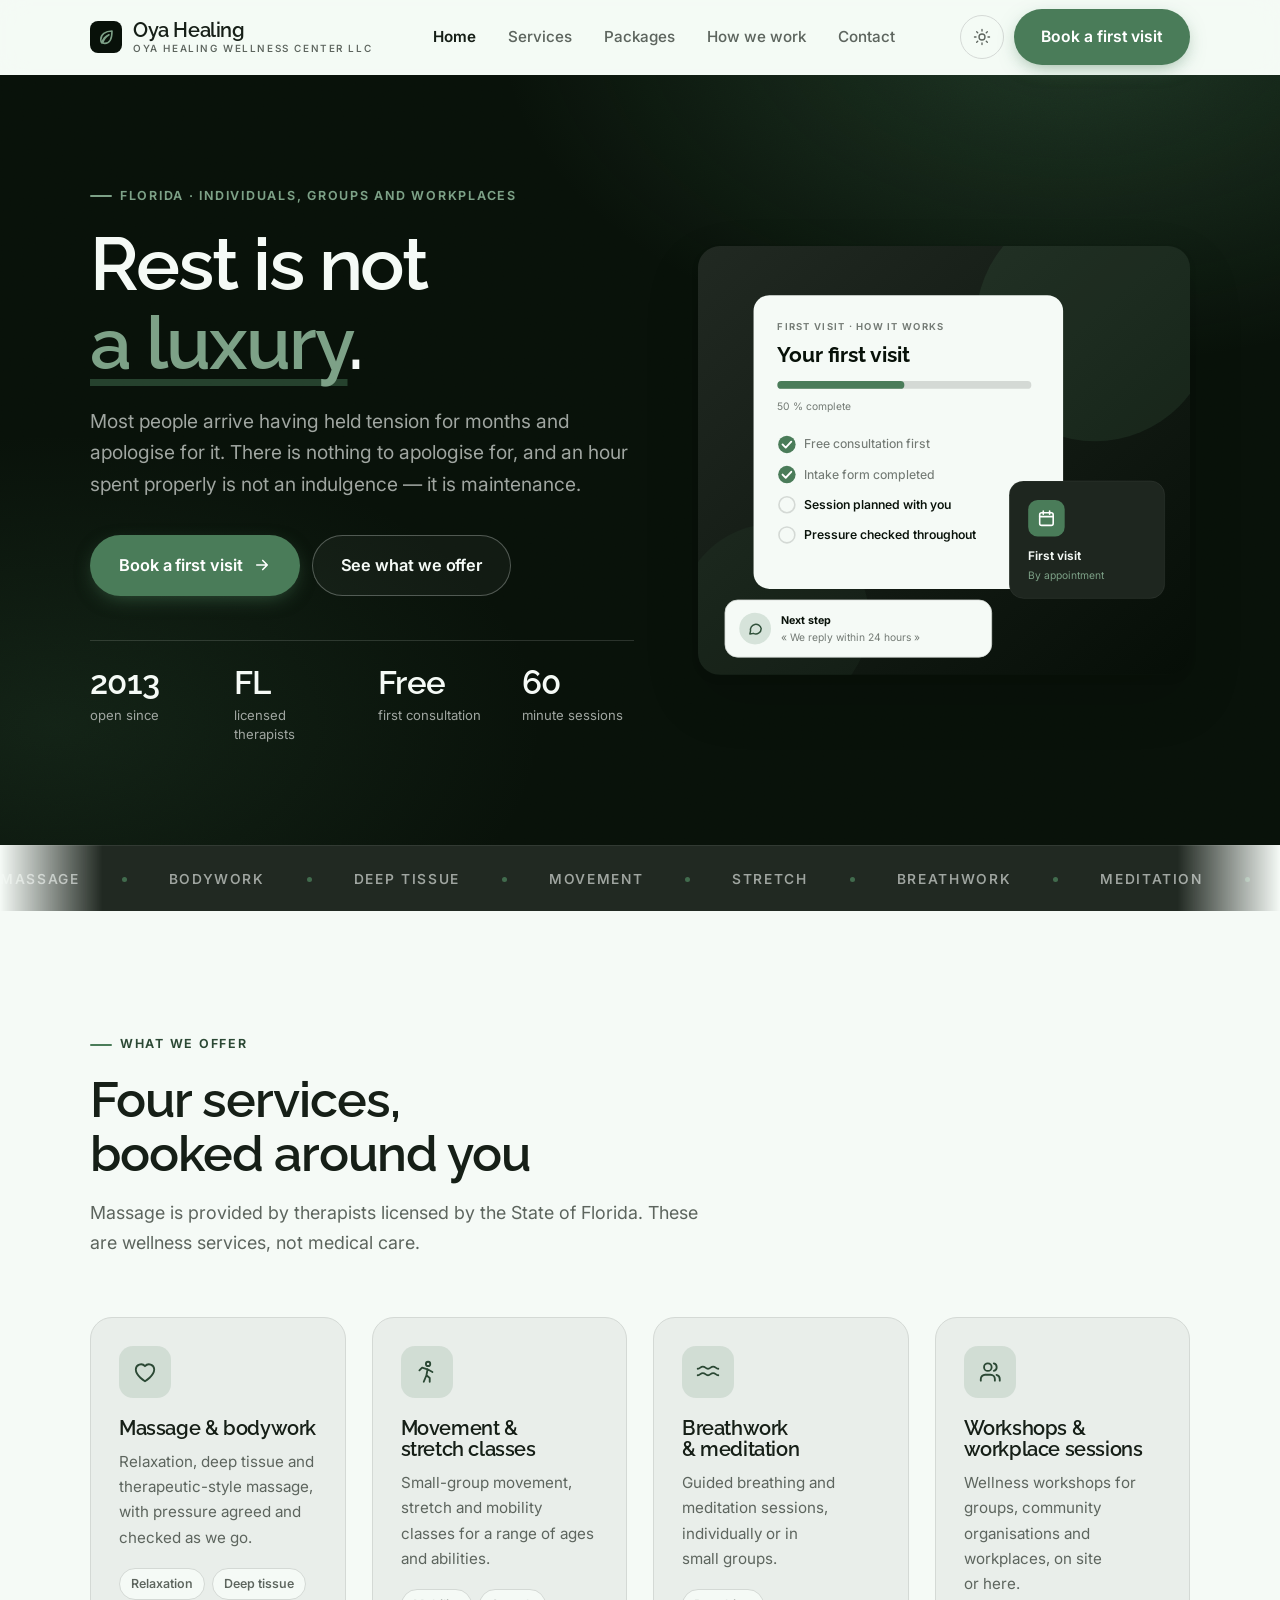
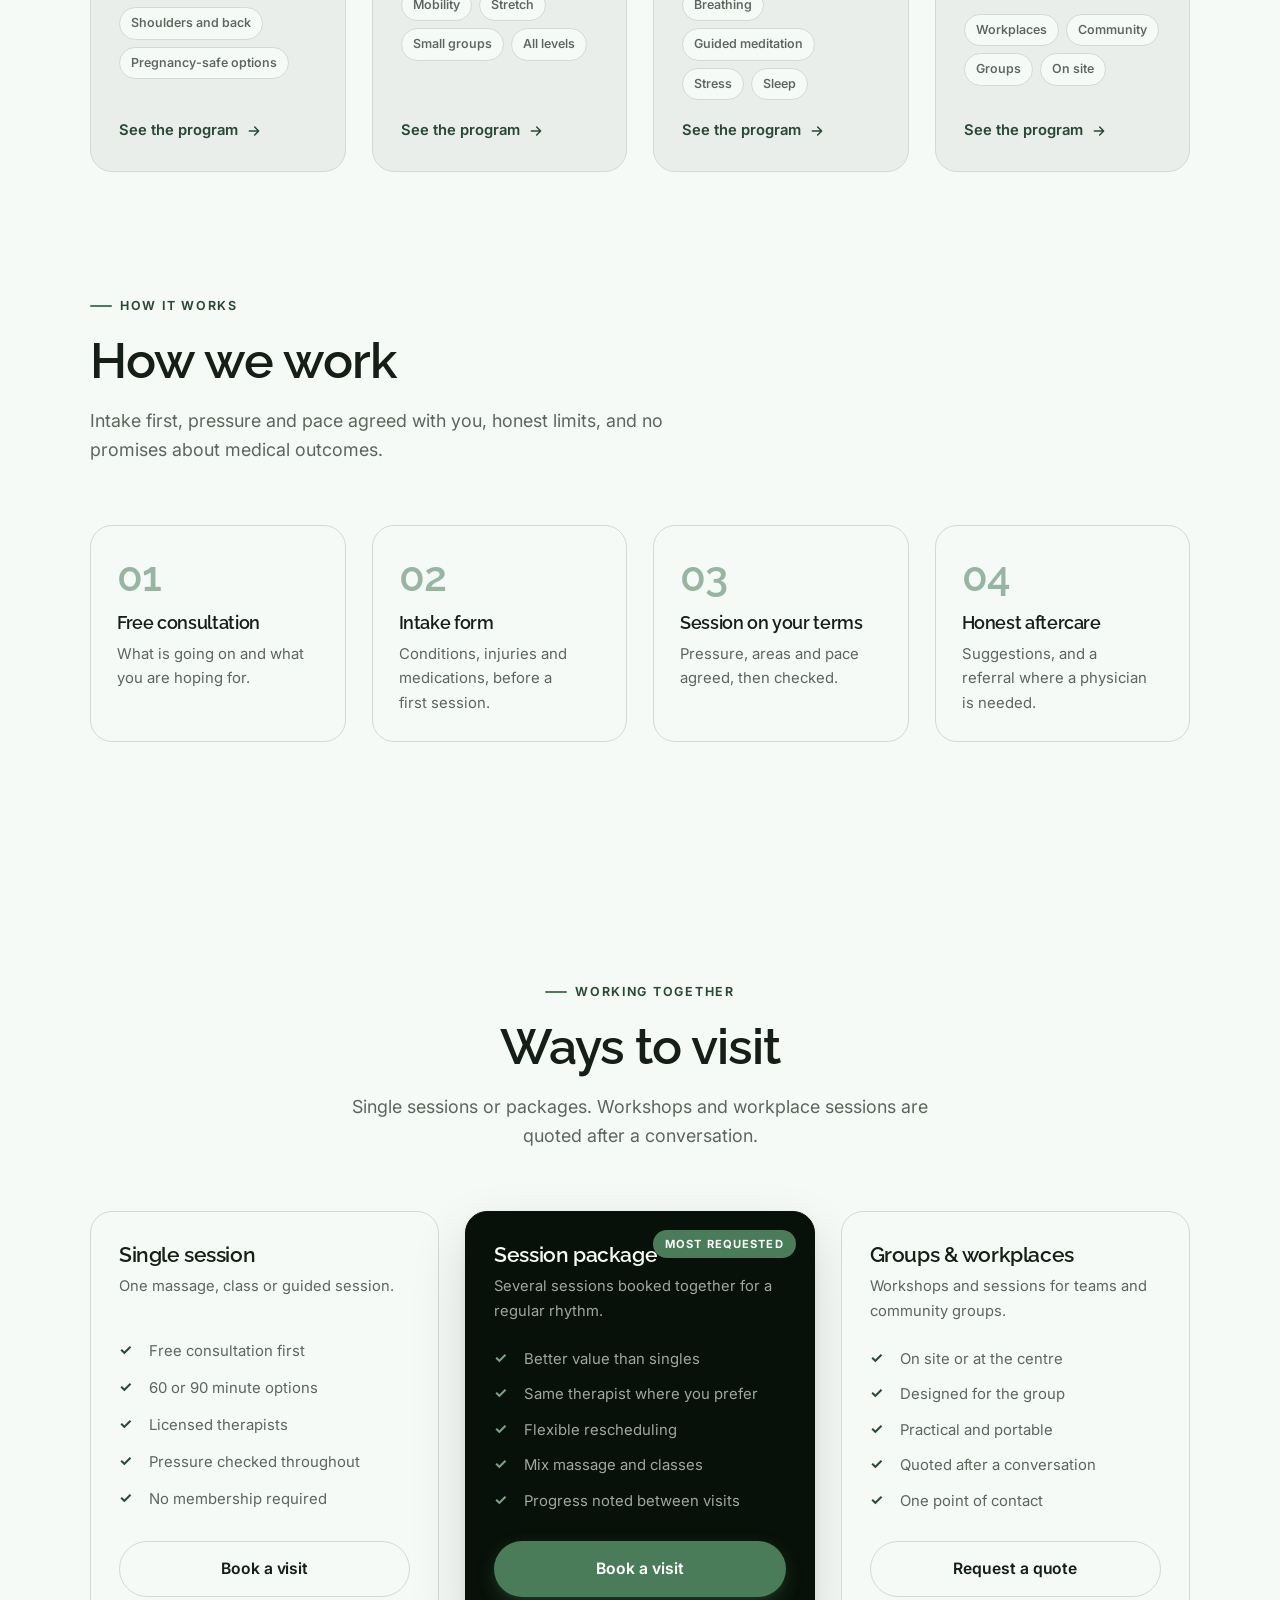
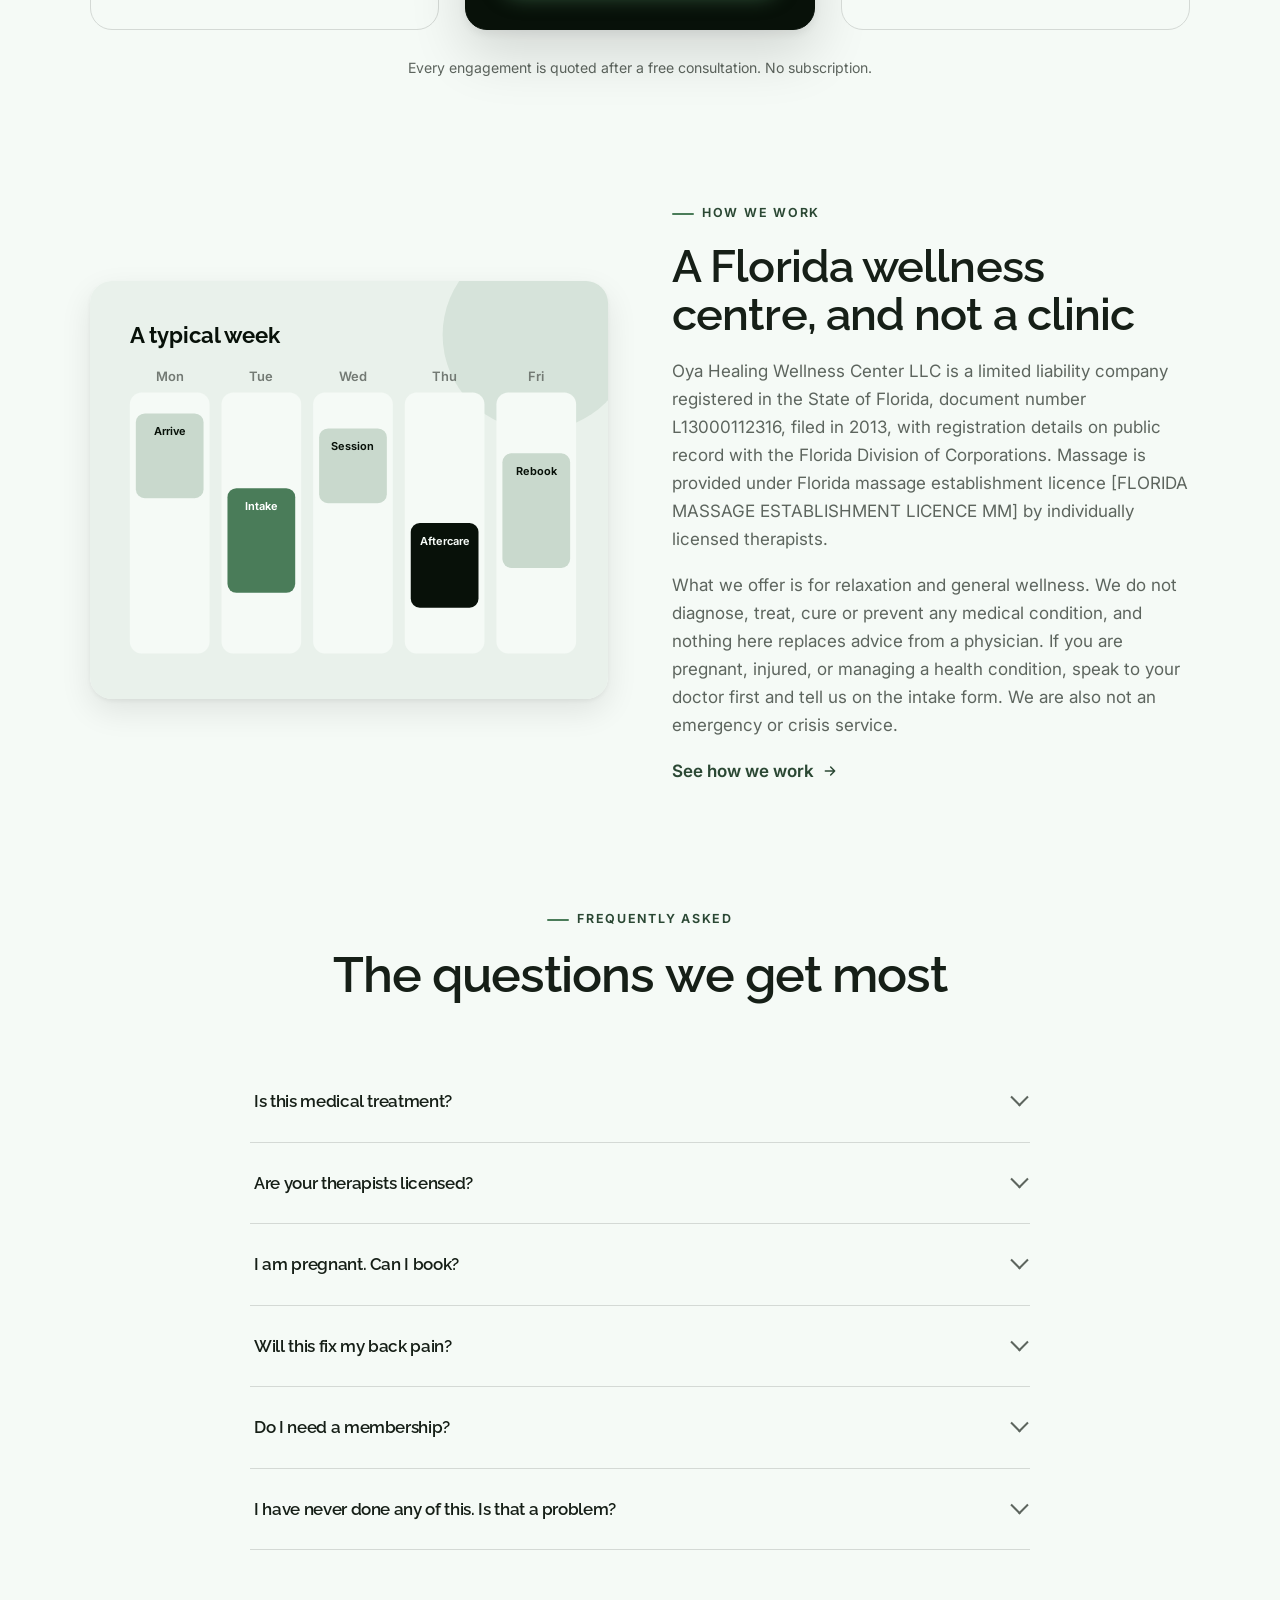
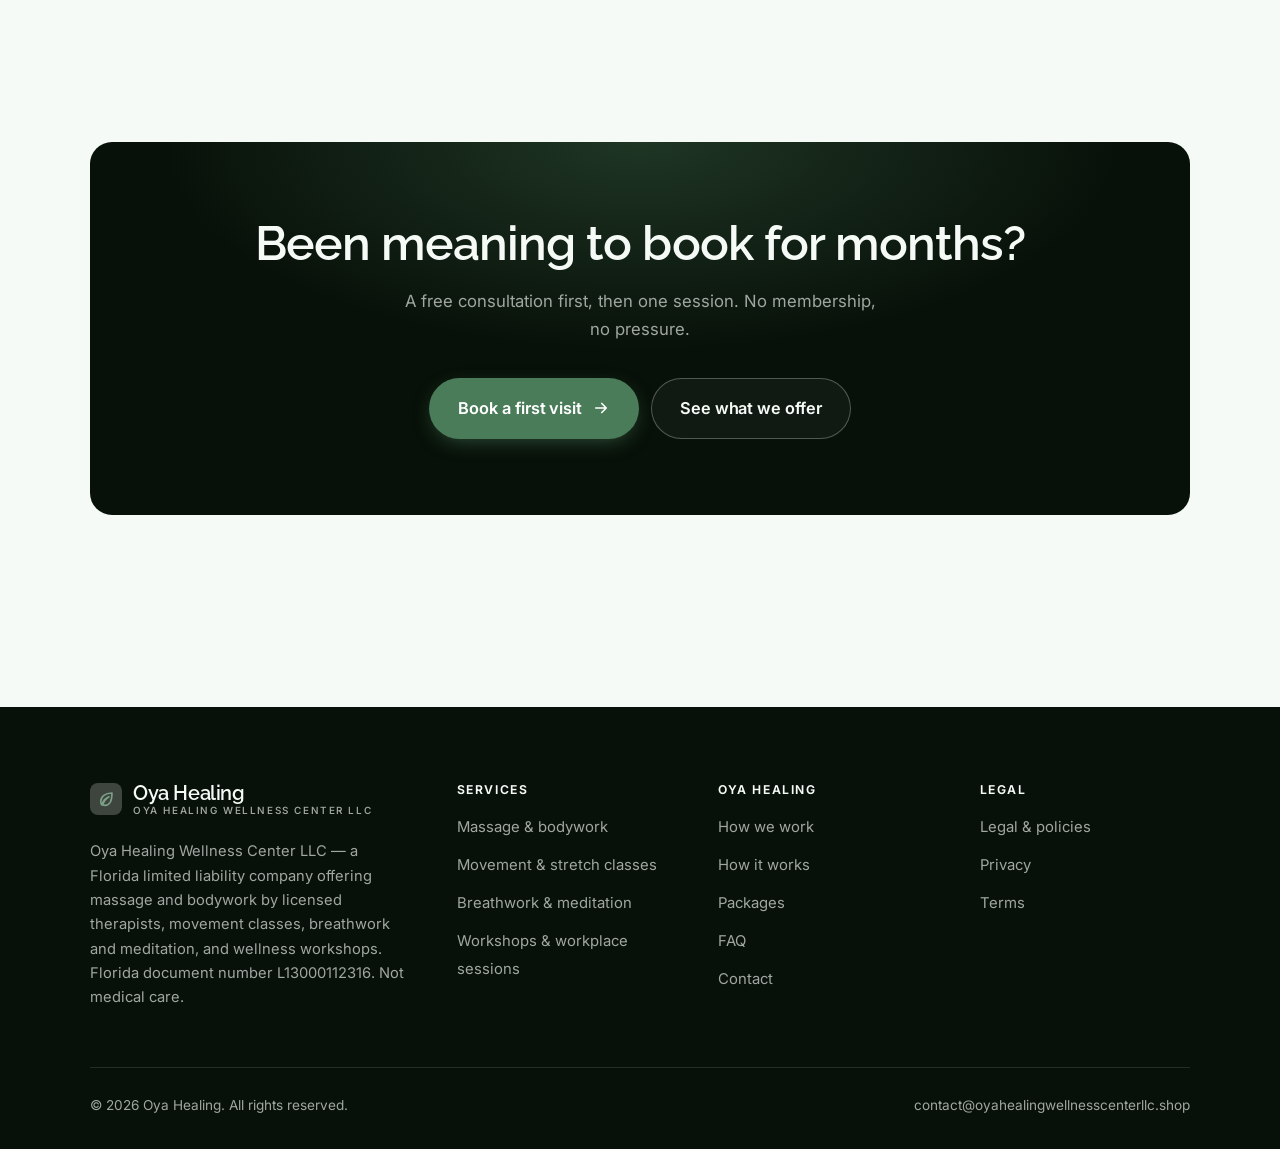
<file: index.html>
<!DOCTYPE html>
<html lang="en" class="no-js">
<head>
<meta charset="utf-8">
<meta name="viewport" content="width=device-width, initial-scale=1">
<title>Oya Healing Wellness Center LLC — massage, movement and wellness</title>
<meta name="description" content="Oya Healing Wellness Center LLC, a Florida wellness centre: massage and bodywork by licensed therapists, movement classes, breathwork and meditation, and wellness workshops.">
<link rel="canonical" href="https://oyahealingwellnesscenterllc.shop/">

<meta property="og:type" content="website">
<meta property="og:url" content="https://oyahealingwellnesscenterllc.shop/">
<meta property="og:site_name" content="Oya Healing">
<meta property="og:locale" content="en_US">
<meta property="og:title" content="Oya Healing Wellness Center LLC — massage, movement and wellness">
<meta property="og:description" content="Oya Healing Wellness Center LLC, a Florida wellness centre: massage and bodywork by licensed therapists, movement classes, breathwork and meditation, and wellness workshops.">
<meta name="theme-color" content="#081109">

<link rel="icon" href="assets/img/favicon.svg" type="image/svg+xml">
<link rel="preconnect" href="https://fonts.googleapis.com">
<link rel="preconnect" href="https://fonts.gstatic.com" crossorigin>
<link rel="stylesheet" href="https://fonts.googleapis.com/css2?family=Raleway:wght@400..700&family=Inter:wght@400..700&display=swap">
<link rel="stylesheet" href="assets/css/style.css">

<!-- Thème appliqué avant le premier rendu (évite le flash) -->
<script>
document.documentElement.classList.remove('no-js');
(function(){try{var t=localStorage.getItem('site-theme');if(t){document.documentElement.setAttribute('data-theme',t);}}catch(e){}})();
</script>
<script type="application/ld+json">
{
  "@context": "https://schema.org",
  "@type": "Organization",
  "name": "Oya Healing",
  "url": "https://oyahealingwellnesscenterllc.shop/",
  "email": "contact@oyahealingwellnesscenterllc.shop",
  "description": "Oya Healing Wellness Center LLC, a Florida wellness centre: massage and bodywork by licensed therapists, movement classes, breathwork and meditation, and wellness workshops.",
  "areaServed": "US",
  "knowsLanguage": "en"
}
</script>
</head>

<body>
<a class="skip-link" href="#main">Skip to main content</a>

<header class="site-header">
  <nav class="wrap nav" aria-label="Main navigation">
    <a class="brand" href="index.html">
      <svg class="brand__mark" viewBox="0 0 64 64" aria-hidden="true">
        <rect class="bm-bg" width="64" height="64" rx="16"/>
        <g class="bm-ic" transform="translate(14 14) scale(1.5)" fill="none" stroke-width="2.1" stroke-linecap="round" stroke-linejoin="round"><path d="M20 4c-9 0-15 4.5-15 11.5 0 2 .6 3.4 1.5 4.5C8 14 12 10.5 16 9c-4 2.5-7 6-8.5 11 1 .4 2 .5 3 .5C17 20.5 20 14 20 4z"/></g>
      </svg>
      <span>Oya Healing<span class="brand__sub">Oya Healing Wellness Center LLC</span></span>
    </a>

    <ul class="nav__links" id="nav-links">
      <li><a href="index.html" aria-current="page">Home</a></li>
      <li><a href="programs.html">Services</a></li>
      <li><a href="index.html#pricing">Packages</a></li>
      <li><a href="about.html">How we work</a></li>
      <li><a href="contact.html">Contact</a></li>
      <li><a class="btn btn--primary" href="contact.html">Book a first visit</a></li>
    </ul>

    <div class="nav__cta">
      <button class="theme-toggle" type="button" aria-label="Switch to dark theme">
        <svg class="icon-sun" viewBox="0 0 24 24" fill="none" stroke="currentColor" stroke-width="1.8" stroke-linecap="round" aria-hidden="true"><circle cx="12" cy="12" r="4"/><path d="M12 2v2m0 16v2M2 12h2m16 0h2M4.9 4.9l1.4 1.4m11.4 11.4 1.4 1.4M19.1 4.9l-1.4 1.4M6.3 17.7l-1.4 1.4"/></svg>
        <svg class="icon-moon" viewBox="0 0 24 24" fill="none" stroke="currentColor" stroke-width="1.8" stroke-linecap="round" stroke-linejoin="round" aria-hidden="true"><path d="M21 12.8A9 9 0 1 1 11.2 3a7 7 0 0 0 9.8 9.8z"/></svg>
      </button>
      <a class="btn btn--primary" href="contact.html">Book a first visit</a>
      <button class="nav__toggle" type="button" aria-expanded="false" aria-controls="nav-links" aria-label="Open menu">
        <svg class="icon-open" viewBox="0 0 24 24" fill="none" stroke="currentColor" stroke-width="2" stroke-linecap="round" aria-hidden="true"><path d="M3 6h18M3 12h18M3 18h18"/></svg>
        <svg class="icon-close" viewBox="0 0 24 24" fill="none" stroke="currentColor" stroke-width="2" stroke-linecap="round" aria-hidden="true"><path d="M6 6l12 12M18 6L6 18"/></svg>
      </button>
    </div>
  </nav>
</header>

<main id="main">

<section class="hero">
  <div class="wrap hero__inner">
    <div>
      <span class="eyebrow hero__eyebrow">Florida · Individuals, groups and workplaces</span>
      <h1>Rest is not<br> <em>a luxury</em>.</h1>
      <p class="hero__lede">Most people arrive having held tension for months and apologise for it. There is nothing to apologise for, and an hour spent properly is not an indulgence — it is maintenance.</p>

      <div class="hero__actions">
        <a class="btn btn--primary btn--lg" href="contact.html">Book a first visit <svg viewBox="0 0 24 24" fill="none" stroke="currentColor" stroke-width="2.2" stroke-linecap="round" stroke-linejoin="round" aria-hidden="true"><path d="M5 12h14M13 6l6 6-6 6"/></svg></a>
        <a class="btn btn--on-dark btn--lg" href="programs.html">See what we offer</a>
      </div>

      <ul class="hero__proof">
        <li><span class="stat__num">2013</span><span class="stat__label">open since</span></li>
        <li><span class="stat__num">FL</span><span class="stat__label">licensed therapists</span></li>
        <li><span class="stat__num">Free</span><span class="stat__label">first consultation</span></li>
        <li><span class="stat__num">60</span><span class="stat__label">minute sessions</span></li>
      </ul>
    </div>

    <div class="hero__art">
      <svg viewBox="0 0 620 540" role="img" aria-label="How a first visit to Oya Healing Wellness Center works, from consultation to session.">
        <defs>
          <linearGradient id="hbg" x1="0" y1="0" x2="1" y2="1">
            <stop offset="0" stop-color="#212922"/><stop offset="1" stop-color="#060e07"/>
          </linearGradient>
        </defs>
        <rect width="620" height="540" rx="22" fill="url(#hbg)"/>
        <circle cx="500" cy="96" r="150" fill="#4a7c59" opacity=".16"/>
        <circle cx="96" cy="470" r="120" fill="#4a7c59" opacity=".08"/>

        <g style="font-family: var(--font-body)">
          <!-- Carte programme -->
          <rect x="70" y="62" width="390" height="370" rx="20" fill="#f5faf6"/>
          <text x="100" y="106" font-size="12" font-weight="650" letter-spacing="1.6" fill="#737a74">FIRST VISIT · HOW IT WORKS</text>
          <text x="100" y="146" font-size="27" font-weight="700" fill="#081109" style="font-family: var(--font-display)">Your first visit</text>
          <rect x="100" y="170" width="320" height="10" rx="5" fill="#d4d9d5"/>
          <rect x="100" y="170" width="160" height="10" rx="5" fill="#4a7c59"/>
          <text x="100" y="206" font-size="13" fill="#737a74">50 % complete</text>
          <circle cx="112" cy="250" r="11" fill="#4a7c59"/><path d="M106.5 250l4 4 7-7.5" fill="none" stroke="#ffffff" stroke-width="2.4" stroke-linecap="round" stroke-linejoin="round"/><text x="134" y="255" font-size="15.5" fill="#737a74" font-weight="450">Free consultation first</text>
          <circle cx="112" cy="288" r="11" fill="#4a7c59"/><path d="M106.5 288l4 4 7-7.5" fill="none" stroke="#ffffff" stroke-width="2.4" stroke-linecap="round" stroke-linejoin="round"/><text x="134" y="293" font-size="15.5" fill="#737a74" font-weight="450">Intake form completed</text>
          <circle cx="112" cy="326" r="10" fill="none" stroke="#d4d9d5" stroke-width="2"/><text x="134" y="331" font-size="15.5" fill="#081109" font-weight="560">Session planned with you</text>
          <circle cx="112" cy="364" r="10" fill="none" stroke="#d4d9d5" stroke-width="2"/><text x="134" y="369" font-size="15.5" fill="#081109" font-weight="560">Pressure checked throughout</text>

          <!-- Carte séance -->
          <rect x="392" y="296" width="196" height="148" rx="18" fill="#1e261f" stroke="#ffffff" stroke-opacity=".08"/>
          <rect x="416" y="320" width="46" height="46" rx="12" fill="#4a7c59"/>
          <g transform="translate(427 331)" fill="none" stroke="#ffffff" color="#ffffff" stroke-width="2" stroke-linecap="round" stroke-linejoin="round"><rect x="3.5" y="5" width="17" height="16" rx="2.5"/><path d="M8 3v4M16 3v4M3.5 10h17"/></g>
          <text x="416" y="396" font-size="15" font-weight="650" fill="#f5faf6">First visit</text>
          <text x="416" y="420" font-size="13" fill="#7da187">By appointment</text>

          <!-- Retour du coach -->
          <rect x="34" y="446" width="336" height="72" rx="16" fill="#f5faf6" stroke="#d4d9d5"/>
          <circle cx="72" cy="482" r="20" fill="#d6e3da"/>
          <g transform="translate(62 472) scale(.84)" fill="none" stroke="#30513a" stroke-width="2.2" stroke-linecap="round" stroke-linejoin="round"><path d="M21 12a8 8 0 0 1-11.6 7.1L4 20l1-4.6A8 8 0 1 1 21 12z"/></g>
          <text x="104" y="476" font-size="13.5" font-weight="700" fill="#081109">Next step</text>
          <text x="104" y="498" font-size="13" fill="#737a74">« We reply within 24 hours »</text>
        </g>
      </svg>
    </div>
  </div>
</section>

<div class="marquee" aria-hidden="true">
  <div class="marquee__track"><span>Massage</span><span>Bodywork</span><span>Deep tissue</span><span>Movement</span><span>Stretch</span><span>Breathwork</span><span>Meditation</span><span>Workshops</span><span>Workplaces</span><span>Licensed therapists</span><span>Massage</span><span>Bodywork</span><span>Deep tissue</span><span>Movement</span><span>Stretch</span><span>Breathwork</span><span>Meditation</span><span>Workshops</span><span>Workplaces</span><span>Licensed therapists</span></div>
</div>

<section class="section wrap" id="programs">
  <div class="section-head reveal">
    <span class="eyebrow">What we offer</span>
    <h2>Four services, booked around you</h2>
    <p>Massage is provided by therapists licensed by the State of Florida. These are wellness services, not medical care.</p>
  </div>
  <div class="grid grid--4 reveal-group">
    <a class="card" href="programs.html#massage">
      <div class="card__icon"><svg viewBox="0 0 24 24" fill="none" stroke="currentColor" stroke-width="1.7" stroke-linecap="round" stroke-linejoin="round" aria-hidden="true"><path d="M12 20.5s-8.5-4.8-8.5-11A4.8 4.8 0 0 1 12 6.6a4.8 4.8 0 0 1 8.5 2.9c0 6.2-8.5 11-8.5 11z"/></svg></div>
      <h3>Massage &amp; bodywork</h3>
      <p>Relaxation, deep tissue and therapeutic-style massage, with pressure agreed and checked as we go.</p>
      <ul class="tags"><li>Relaxation</li><li>Deep tissue</li><li>Shoulders and back</li><li>Pregnancy-safe options</li></ul>
      <span class="arrow-link">See the program <svg viewBox="0 0 24 24" fill="none" stroke="currentColor" stroke-width="2.2" stroke-linecap="round" stroke-linejoin="round" aria-hidden="true"><path d="M5 12h14M13 6l6 6-6 6"/></svg></span>
    </a>
    <a class="card" href="programs.html#movement">
      <div class="card__icon"><svg viewBox="0 0 24 24" fill="none" stroke="currentColor" stroke-width="1.7" stroke-linecap="round" stroke-linejoin="round" aria-hidden="true"><circle cx="13" cy="4.5" r="2"/><path d="M9 21l2.5-6 3 2.5V21M11.5 15l1-5.5M12.5 9.5 17 12M12.5 9.5 7.5 8 5 10.5"/></svg></div>
      <h3>Movement &amp; stretch classes</h3>
      <p>Small-group movement, stretch and mobility classes for a range of ages and abilities.</p>
      <ul class="tags"><li>Mobility</li><li>Stretch</li><li>Small groups</li><li>All levels</li></ul>
      <span class="arrow-link">See the program <svg viewBox="0 0 24 24" fill="none" stroke="currentColor" stroke-width="2.2" stroke-linecap="round" stroke-linejoin="round" aria-hidden="true"><path d="M5 12h14M13 6l6 6-6 6"/></svg></span>
    </a>
    <a class="card" href="programs.html#breath">
      <div class="card__icon"><svg viewBox="0 0 24 24" fill="none" stroke="currentColor" stroke-width="1.7" stroke-linecap="round" stroke-linejoin="round" aria-hidden="true"><path d="M2.5 9c2.4 0 2.4-2 4.75-2s2.4 2 4.75 2 2.4-2 4.75-2 2.4 2 4.75 2M2.5 15c2.4 0 2.4-2 4.75-2s2.4 2 4.75 2 2.4-2 4.75-2 2.4 2 4.75 2"/></svg></div>
      <h3>Breathwork &amp; meditation</h3>
      <p>Guided breathing and meditation sessions, individually or in small groups.</p>
      <ul class="tags"><li>Breathing</li><li>Guided meditation</li><li>Stress</li><li>Sleep</li></ul>
      <span class="arrow-link">See the program <svg viewBox="0 0 24 24" fill="none" stroke="currentColor" stroke-width="2.2" stroke-linecap="round" stroke-linejoin="round" aria-hidden="true"><path d="M5 12h14M13 6l6 6-6 6"/></svg></span>
    </a>
    <a class="card" href="programs.html#workshops">
      <div class="card__icon"><svg viewBox="0 0 24 24" fill="none" stroke="currentColor" stroke-width="1.7" stroke-linecap="round" stroke-linejoin="round" aria-hidden="true"><path d="M16.5 20v-1.5a4 4 0 0 0-4-4h-5a4 4 0 0 0-4 4V20"/><circle cx="10" cy="7.5" r="3.5"/><path d="M21 20v-1.5a4 4 0 0 0-3-3.9M15.5 4.1a3.5 3.5 0 0 1 0 6.8"/></svg></div>
      <h3>Workshops &amp; workplace sessions</h3>
      <p>Wellness workshops for groups, community organisations and workplaces, on site or here.</p>
      <ul class="tags"><li>Workplaces</li><li>Community</li><li>Groups</li><li>On site</li></ul>
      <span class="arrow-link">See the program <svg viewBox="0 0 24 24" fill="none" stroke="currentColor" stroke-width="2.2" stroke-linecap="round" stroke-linejoin="round" aria-hidden="true"><path d="M5 12h14M13 6l6 6-6 6"/></svg></span>
    </a>
  </div>
</section>

<section class="section section--flush wrap" id="how-it-works">
  <div class="section-head reveal">
    <span class="eyebrow">How it works</span>
    <h2>How we work</h2>
    <p>Intake first, pressure and pace agreed with you, honest limits, and no promises about medical outcomes.</p>
  </div>
  <div class="grid grid--4 steps reveal-group">
    <article class="step">
      <h3>Free consultation</h3>
      <p>What is going on and what you are hoping for.</p>
    </article>
    <article class="step">
      <h3>Intake form</h3>
      <p>Conditions, injuries and medications, before a first session.</p>
    </article>
    <article class="step">
      <h3>Session on your terms</h3>
      <p>Pressure, areas and pace agreed, then checked.</p>
    </article>
    <article class="step">
      <h3>Honest aftercare</h3>
      <p>Suggestions, and a referral where a physician is needed.</p>
    </article>
  </div>
</section>

<section class="section wrap" id="pricing">
  <div class="section-head section-head--center reveal">
    <span class="eyebrow">Working together</span>
    <h2>Ways to visit</h2>
    <p>Single sessions or packages. Workshops and workplace sessions are quoted after a conversation.</p>
  </div>
  <div class="grid grid--3 plans reveal-group">
    <article class="plan">
      
      <h3>Single session</h3>
      <p class="plan__desc">One massage, class or guided session.</p>
      
      <ul class="plan__features">
        <li>Free consultation first</li>
        <li>60 or 90 minute options</li>
        <li>Licensed therapists</li>
        <li>Pressure checked throughout</li>
        <li>No membership required</li>
      </ul>
      <a class="btn btn--ghost btn--block" href="contact.html">Book a visit</a>
    </article>
    <article class="plan plan--featured">
      <span class="plan__tag">Most requested</span>
      <h3>Session package</h3>
      <p class="plan__desc">Several sessions booked together for a regular rhythm.</p>
      
      <ul class="plan__features">
        <li>Better value than singles</li>
        <li>Same therapist where you prefer</li>
        <li>Flexible rescheduling</li>
        <li>Mix massage and classes</li>
        <li>Progress noted between visits</li>
      </ul>
      <a class="btn btn--primary btn--block" href="contact.html">Book a visit</a>
    </article>
    <article class="plan">
      
      <h3>Groups &amp; workplaces</h3>
      <p class="plan__desc">Workshops and sessions for teams and community groups.</p>
      
      <ul class="plan__features">
        <li>On site or at the centre</li>
        <li>Designed for the group</li>
        <li>Practical and portable</li>
        <li>Quoted after a conversation</li>
        <li>One point of contact</li>
      </ul>
      <a class="btn btn--ghost btn--block" href="contact.html">Request a quote</a>
    </article>
  </div>
  <p class="plans-note">Every engagement is quoted after a free consultation. No subscription.</p>
</section>

<section class="section section--flush wrap">
  <div class="split reveal">
    <div class="split__art">
      <svg viewBox="0 0 520 420" role="img" aria-label="Example of a typical week: Arrive, Intake, Session, Aftercare, Rebook.">
        <rect width="520" height="420" rx="20" fill="#e9f1eb"/>
        <circle cx="450" cy="54" r="96" fill="#4a7c59" opacity=".12"/>
        <g style="font-family: var(--font-body)">
        <text x="40" y="62" font-size="22" font-weight="700" fill="#081109" style="font-family: var(--font-display)">A typical week</text>
        <text x="80" y="100" text-anchor="middle" font-size="13" font-weight="600" fill="#737a74">Mon</text>
        <rect x="40" y="112" width="80" height="262" rx="12" fill="#f5faf6"/>
        <rect x="46" y="133" width="68" height="85" rx="9" fill="#c9d9cd"/>
        <text x="80" y="155" text-anchor="middle" font-size="11" font-weight="650" fill="#081109">Arrive</text>
        <text x="172" y="100" text-anchor="middle" font-size="13" font-weight="600" fill="#737a74">Tue</text>
        <rect x="132" y="112" width="80" height="262" rx="12" fill="#f5faf6"/>
        <rect x="138" y="208" width="68" height="105" rx="9" fill="#4a7c59"/>
        <text x="172" y="230" text-anchor="middle" font-size="11" font-weight="650" fill="#ffffff">Intake</text>
        <text x="264" y="100" text-anchor="middle" font-size="13" font-weight="600" fill="#737a74">Wed</text>
        <rect x="224" y="112" width="80" height="262" rx="12" fill="#f5faf6"/>
        <rect x="230" y="148" width="68" height="75" rx="9" fill="#c9d9cd"/>
        <text x="264" y="170" text-anchor="middle" font-size="11" font-weight="650" fill="#081109">Session</text>
        <text x="356" y="100" text-anchor="middle" font-size="13" font-weight="600" fill="#737a74">Thu</text>
        <rect x="316" y="112" width="80" height="262" rx="12" fill="#f5faf6"/>
        <rect x="322" y="243" width="68" height="85" rx="9" fill="#081109"/>
        <text x="356" y="265" text-anchor="middle" font-size="11" font-weight="650" fill="#f5faf6">Aftercare</text>
        <text x="448" y="100" text-anchor="middle" font-size="13" font-weight="600" fill="#737a74">Fri</text>
        <rect x="408" y="112" width="80" height="262" rx="12" fill="#f5faf6"/>
        <rect x="414" y="173" width="68" height="115" rx="9" fill="#c9d9cd"/>
        <text x="448" y="195" text-anchor="middle" font-size="11" font-weight="650" fill="#081109">Rebook</text>
        </g>
      </svg>
    </div>
    <div>
      <span class="eyebrow">How we work</span>
      <h2>A Florida wellness centre, and not a clinic</h2>
      <p>Oya Healing Wellness Center LLC is a limited liability company registered in the State of Florida, document number L13000112316, filed in 2013, with registration details on public record with the Florida Division of Corporations. Massage is provided under Florida massage establishment licence [FLORIDA MASSAGE ESTABLISHMENT LICENCE MM] by individually licensed therapists.</p>
      <p>What we offer is for relaxation and general wellness. We do not diagnose, treat, cure or prevent any medical condition, and nothing here replaces advice from a physician. If you are pregnant, injured, or managing a health condition, speak to your doctor first and tell us on the intake form. We are also not an emergency or crisis service.</p>
      <p><a class="arrow-link" href="about.html">See how we work <svg viewBox="0 0 24 24" fill="none" stroke="currentColor" stroke-width="2.2" stroke-linecap="round" stroke-linejoin="round" aria-hidden="true"><path d="M5 12h14M13 6l6 6-6 6"/></svg></a></p>
    </div>
  </div>
</section>

<section class="section section--flush wrap" id="faq">
  <div class="section-head section-head--center reveal">
    <span class="eyebrow">Frequently asked</span>
    <h2>The questions we get most</h2>
  </div>
  <div class="faq reveal">
    <details>
      <summary>Is this medical treatment?</summary>
      <p>No. These are wellness and relaxation services, not medical, chiropractic, physical therapy or mental health care. We will refer you to a physician where that is what is needed.</p>
    </details>
    <details>
      <summary>Are your therapists licensed?</summary>
      <p>Yes. Massage therapy is licensed in Florida, and both the establishment and the individual therapists hold current licences. You can ask to see them, and you should ask anywhere you go.</p>
    </details>
    <details>
      <summary>I am pregnant. Can I book?</summary>
      <p>Speak to your physician first, and tell us on the intake form. There are appropriate options, and there are also times when the answer is to wait.</p>
    </details>
    <details>
      <summary>Will this fix my back pain?</summary>
      <p>We cannot promise that, and we will not. Many people find massage helps how they feel; persistent pain needs a medical assessment, and we will say so rather than selling you a package.</p>
    </details>
    <details>
      <summary>Do I need a membership?</summary>
      <p>No. Single sessions are always available. Packages exist because they are better value, not because we want to lock you in.</p>
    </details>
    <details>
      <summary>I have never done any of this. Is that a problem?</summary>
      <p>It is the normal case. Classes give options for every movement, and nobody is watching you.</p>
    </details>
  </div>
</section>

<section class="wrap section--tight">
  <div class="cta-band reveal">
    <h2>Been meaning to book for months?</h2>
    <p>A free consultation first, then one session. No membership, no pressure.</p>
    <div class="hero__actions">
      <a class="btn btn--primary btn--lg" href="contact.html">Book a first visit <svg viewBox="0 0 24 24" fill="none" stroke="currentColor" stroke-width="2.2" stroke-linecap="round" stroke-linejoin="round" aria-hidden="true"><path d="M5 12h14M13 6l6 6-6 6"/></svg></a>
      <a class="btn btn--on-dark btn--lg" href="programs.html">See what we offer</a>
    </div>
  </div>
</section>

</main>

<footer class="site-footer">
  <div class="wrap">
    <div class="footer__grid">
      <div class="footer__brand">
        <a class="brand" href="index.html">
          <svg class="brand__mark" viewBox="0 0 64 64" aria-hidden="true">
        <rect class="bm-bg" width="64" height="64" rx="16"/>
        <g class="bm-ic" transform="translate(14 14) scale(1.5)" fill="none" stroke-width="2.1" stroke-linecap="round" stroke-linejoin="round"><path d="M20 4c-9 0-15 4.5-15 11.5 0 2 .6 3.4 1.5 4.5C8 14 12 10.5 16 9c-4 2.5-7 6-8.5 11 1 .4 2 .5 3 .5C17 20.5 20 14 20 4z"/></g>
      </svg>
          <span>Oya Healing<span class="brand__sub">Oya Healing Wellness Center LLC</span></span>
        </a>
        <p>Oya Healing Wellness Center LLC — a Florida limited liability company offering massage and bodywork by licensed therapists, movement classes, breathwork and meditation, and wellness workshops. Florida document number L13000112316. Not medical care.</p>
      </div>

      <div class="footer__col">
        <h4>Services</h4>
        <ul>
          <li><a href="programs.html#massage">Massage &amp; bodywork</a></li>
          <li><a href="programs.html#movement">Movement &amp; stretch classes</a></li>
          <li><a href="programs.html#breath">Breathwork &amp; meditation</a></li>
          <li><a href="programs.html#workshops">Workshops &amp; workplace sessions</a></li>
        </ul>
      </div>

      <div class="footer__col">
        <h4>Oya Healing</h4>
        <ul>
          <li><a href="about.html">How we work</a></li>
          <li><a href="index.html#how-it-works">How it works</a></li>
          <li><a href="index.html#pricing">Packages</a></li>
          <li><a href="index.html#faq">FAQ</a></li>
          <li><a href="contact.html">Contact</a></li>
        </ul>
      </div>

      <div class="footer__col">
        <h4>Legal</h4>
        <ul>
          <li><a href="legal.html">Legal &amp; policies</a></li>
          <li><a href="legal.html#privacy">Privacy</a></li>
          <li><a href="legal.html#terms">Terms</a></li>
        </ul>
      </div>
    </div>

    <div class="footer__bottom">
      <p>© <span data-year>2026</span> Oya Healing. All rights reserved.</p>
      <p><a href="mailto:contact@oyahealingwellnesscenterllc.shop">contact@oyahealingwellnesscenterllc.shop</a></p>
    </div>
  </div>
</footer>

<script src="assets/js/main.js" defer></script>
</body>
</html>
</file>
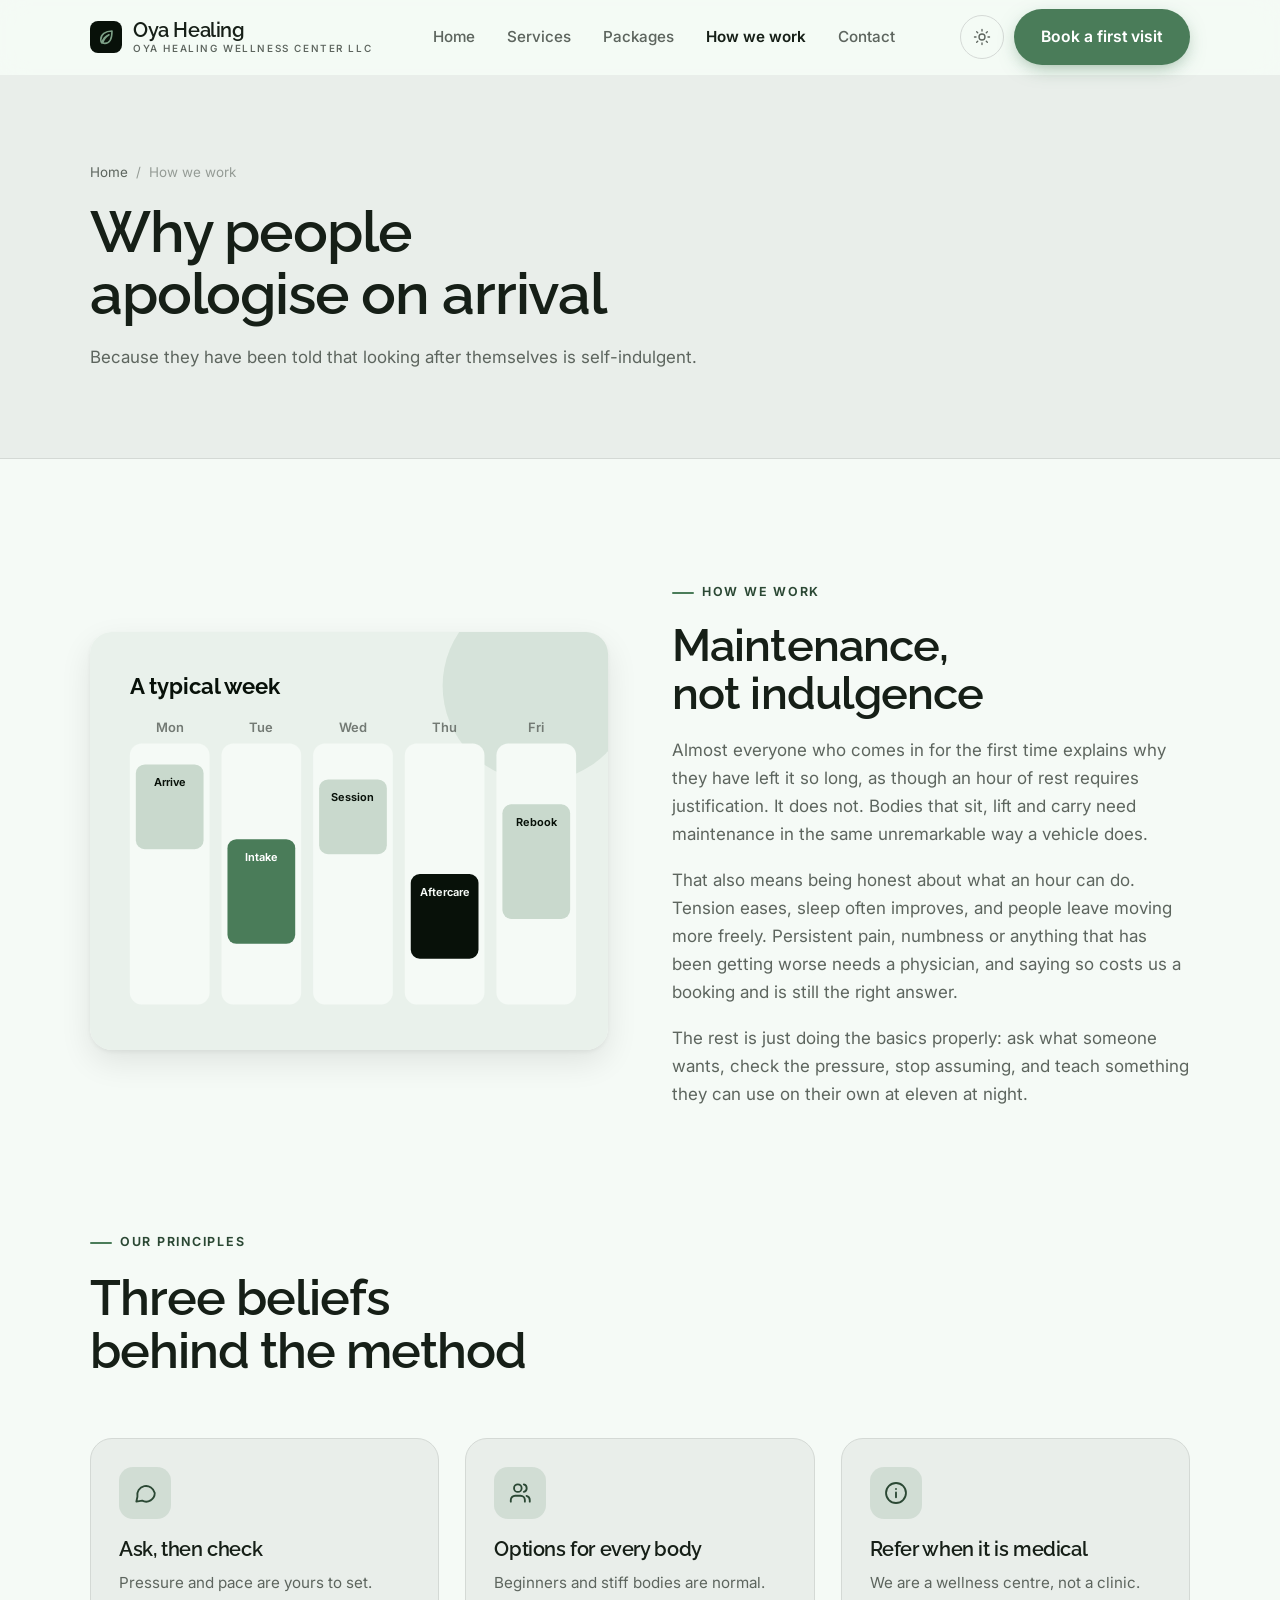
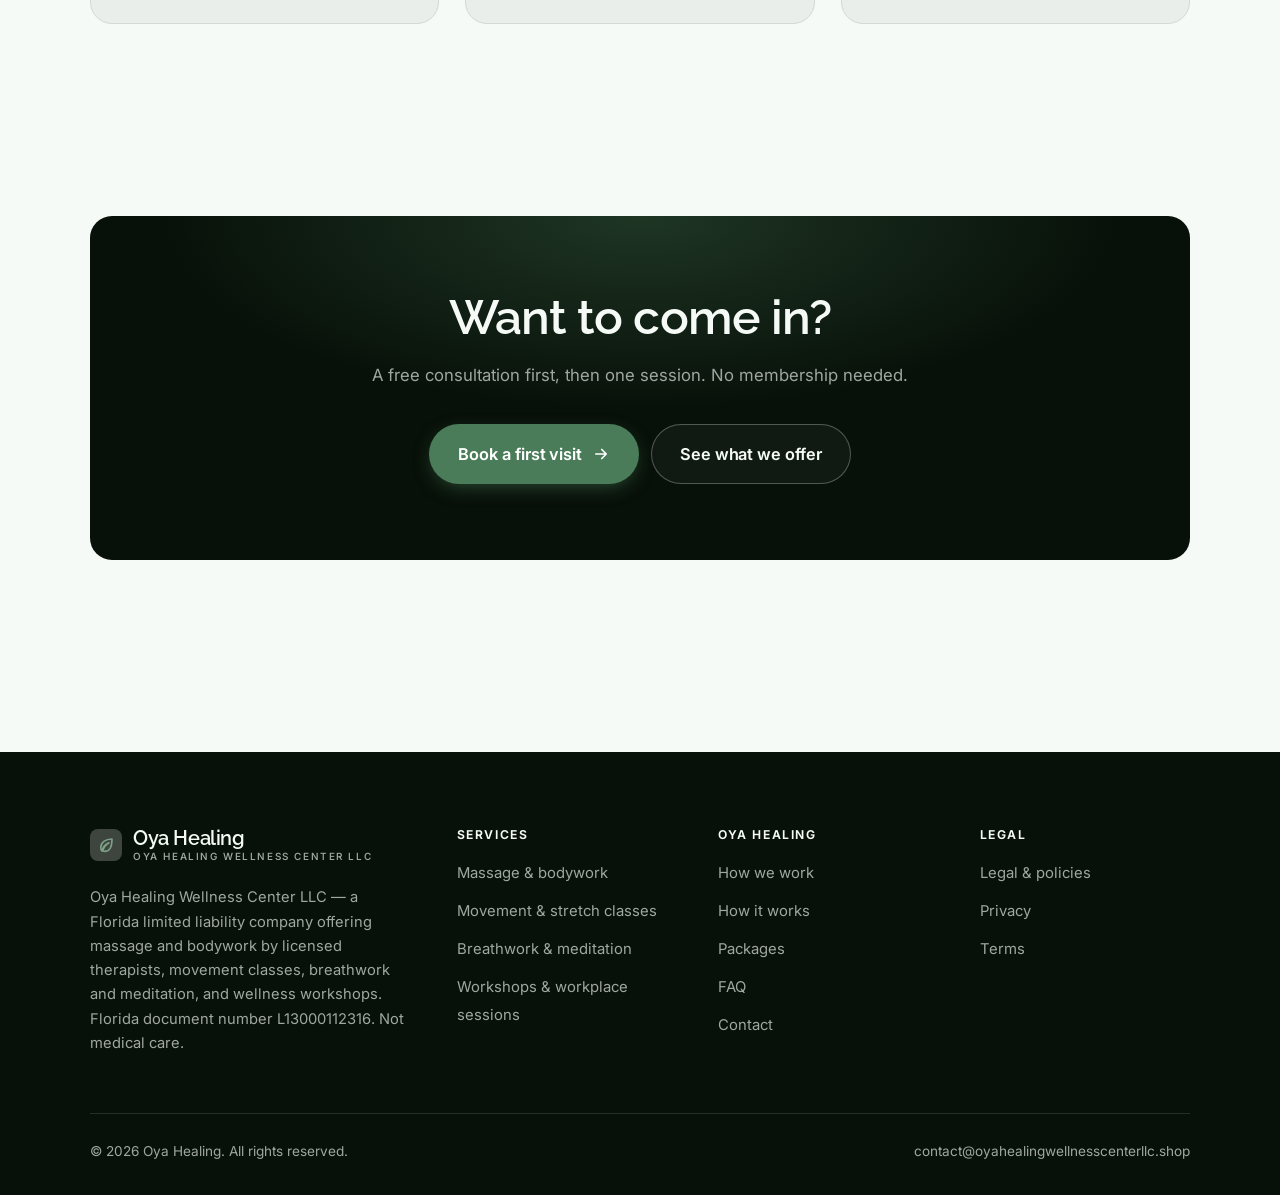
<file: about.html>
<!DOCTYPE html>
<html lang="en" class="no-js">
<head>
<meta charset="utf-8">
<meta name="viewport" content="width=device-width, initial-scale=1">
<title>How we work — Oya Healing</title>
<meta name="description" content="About Oya Healing Wellness Center LLC, a Florida wellness centre, document number L13000112316.">
<link rel="canonical" href="https://oyahealingwellnesscenterllc.shop/about.html">

<meta property="og:type" content="website">
<meta property="og:url" content="https://oyahealingwellnesscenterllc.shop/about.html">
<meta property="og:site_name" content="Oya Healing">
<meta property="og:locale" content="en_US">
<meta property="og:title" content="How we work — Oya Healing">
<meta property="og:description" content="About Oya Healing Wellness Center LLC, a Florida wellness centre, document number L13000112316.">
<meta name="theme-color" content="#081109">

<link rel="icon" href="assets/img/favicon.svg" type="image/svg+xml">
<link rel="preconnect" href="https://fonts.googleapis.com">
<link rel="preconnect" href="https://fonts.gstatic.com" crossorigin>
<link rel="stylesheet" href="https://fonts.googleapis.com/css2?family=Raleway:wght@400..700&family=Inter:wght@400..700&display=swap">
<link rel="stylesheet" href="assets/css/style.css">

<!-- Thème appliqué avant le premier rendu (évite le flash) -->
<script>
document.documentElement.classList.remove('no-js');
(function(){try{var t=localStorage.getItem('site-theme');if(t){document.documentElement.setAttribute('data-theme',t);}}catch(e){}})();
</script>
</head>

<body>
<a class="skip-link" href="#main">Skip to main content</a>

<header class="site-header">
  <nav class="wrap nav" aria-label="Main navigation">
    <a class="brand" href="index.html">
      <svg class="brand__mark" viewBox="0 0 64 64" aria-hidden="true">
        <rect class="bm-bg" width="64" height="64" rx="16"/>
        <g class="bm-ic" transform="translate(14 14) scale(1.5)" fill="none" stroke-width="2.1" stroke-linecap="round" stroke-linejoin="round"><path d="M20 4c-9 0-15 4.5-15 11.5 0 2 .6 3.4 1.5 4.5C8 14 12 10.5 16 9c-4 2.5-7 6-8.5 11 1 .4 2 .5 3 .5C17 20.5 20 14 20 4z"/></g>
      </svg>
      <span>Oya Healing<span class="brand__sub">Oya Healing Wellness Center LLC</span></span>
    </a>

    <ul class="nav__links" id="nav-links">
      <li><a href="index.html">Home</a></li>
      <li><a href="programs.html">Services</a></li>
      <li><a href="index.html#pricing">Packages</a></li>
      <li><a href="about.html" aria-current="page">How we work</a></li>
      <li><a href="contact.html">Contact</a></li>
      <li><a class="btn btn--primary" href="contact.html">Book a first visit</a></li>
    </ul>

    <div class="nav__cta">
      <button class="theme-toggle" type="button" aria-label="Switch to dark theme">
        <svg class="icon-sun" viewBox="0 0 24 24" fill="none" stroke="currentColor" stroke-width="1.8" stroke-linecap="round" aria-hidden="true"><circle cx="12" cy="12" r="4"/><path d="M12 2v2m0 16v2M2 12h2m16 0h2M4.9 4.9l1.4 1.4m11.4 11.4 1.4 1.4M19.1 4.9l-1.4 1.4M6.3 17.7l-1.4 1.4"/></svg>
        <svg class="icon-moon" viewBox="0 0 24 24" fill="none" stroke="currentColor" stroke-width="1.8" stroke-linecap="round" stroke-linejoin="round" aria-hidden="true"><path d="M21 12.8A9 9 0 1 1 11.2 3a7 7 0 0 0 9.8 9.8z"/></svg>
      </button>
      <a class="btn btn--primary" href="contact.html">Book a first visit</a>
      <button class="nav__toggle" type="button" aria-expanded="false" aria-controls="nav-links" aria-label="Open menu">
        <svg class="icon-open" viewBox="0 0 24 24" fill="none" stroke="currentColor" stroke-width="2" stroke-linecap="round" aria-hidden="true"><path d="M3 6h18M3 12h18M3 18h18"/></svg>
        <svg class="icon-close" viewBox="0 0 24 24" fill="none" stroke="currentColor" stroke-width="2" stroke-linecap="round" aria-hidden="true"><path d="M6 6l12 12M18 6L6 18"/></svg>
      </button>
    </div>
  </nav>
</header>

<main id="main">

<section class="page-head">
  <div class="wrap">
    <nav class="breadcrumb" aria-label="Breadcrumb">
      <a href="index.html">Home</a><span>/</span><span aria-current="page">How we work</span>
    </nav>
    <h1>Why people apologise on arrival</h1>
    <p>Because they have been told that looking after themselves is self-indulgent.</p>
  </div>
</section>

<section class="section wrap">
  <div class="split reveal">
    <div class="split__art">
      <svg viewBox="0 0 520 420" role="img" aria-label="Example of a typical week: Arrive, Intake, Session, Aftercare, Rebook.">
        <rect width="520" height="420" rx="20" fill="#e9f1eb"/>
        <circle cx="450" cy="54" r="96" fill="#4a7c59" opacity=".12"/>
        <g style="font-family: var(--font-body)">
        <text x="40" y="62" font-size="22" font-weight="700" fill="#081109" style="font-family: var(--font-display)">A typical week</text>
        <text x="80" y="100" text-anchor="middle" font-size="13" font-weight="600" fill="#737a74">Mon</text>
        <rect x="40" y="112" width="80" height="262" rx="12" fill="#f5faf6"/>
        <rect x="46" y="133" width="68" height="85" rx="9" fill="#c9d9cd"/>
        <text x="80" y="155" text-anchor="middle" font-size="11" font-weight="650" fill="#081109">Arrive</text>
        <text x="172" y="100" text-anchor="middle" font-size="13" font-weight="600" fill="#737a74">Tue</text>
        <rect x="132" y="112" width="80" height="262" rx="12" fill="#f5faf6"/>
        <rect x="138" y="208" width="68" height="105" rx="9" fill="#4a7c59"/>
        <text x="172" y="230" text-anchor="middle" font-size="11" font-weight="650" fill="#ffffff">Intake</text>
        <text x="264" y="100" text-anchor="middle" font-size="13" font-weight="600" fill="#737a74">Wed</text>
        <rect x="224" y="112" width="80" height="262" rx="12" fill="#f5faf6"/>
        <rect x="230" y="148" width="68" height="75" rx="9" fill="#c9d9cd"/>
        <text x="264" y="170" text-anchor="middle" font-size="11" font-weight="650" fill="#081109">Session</text>
        <text x="356" y="100" text-anchor="middle" font-size="13" font-weight="600" fill="#737a74">Thu</text>
        <rect x="316" y="112" width="80" height="262" rx="12" fill="#f5faf6"/>
        <rect x="322" y="243" width="68" height="85" rx="9" fill="#081109"/>
        <text x="356" y="265" text-anchor="middle" font-size="11" font-weight="650" fill="#f5faf6">Aftercare</text>
        <text x="448" y="100" text-anchor="middle" font-size="13" font-weight="600" fill="#737a74">Fri</text>
        <rect x="408" y="112" width="80" height="262" rx="12" fill="#f5faf6"/>
        <rect x="414" y="173" width="68" height="115" rx="9" fill="#c9d9cd"/>
        <text x="448" y="195" text-anchor="middle" font-size="11" font-weight="650" fill="#081109">Rebook</text>
        </g>
      </svg>
    </div>
    <div>
      <span class="eyebrow">How we work</span>
      <h2>Maintenance, not indulgence</h2>
      <p>Almost everyone who comes in for the first time explains why they have left it so long, as though an hour of rest requires justification. It does not. Bodies that sit, lift and carry need maintenance in the same unremarkable way a vehicle does.</p>
      <p>That also means being honest about what an hour can do. Tension eases, sleep often improves, and people leave moving more freely. Persistent pain, numbness or anything that has been getting worse needs a physician, and saying so costs us a booking and is still the right answer.</p>
      <p>The rest is just doing the basics properly: ask what someone wants, check the pressure, stop assuming, and teach something they can use on their own at eleven at night.</p>
      <!--
        TO DO: add a short introduction of the coach (name, real background),
        with a photo if possible. Do not invent credentials — see README.md.
      -->
    </div>
  </div>
</section>

<section class="section section--flush wrap">
  <div class="section-head reveal">
    <span class="eyebrow">Our principles</span>
    <h2>Three beliefs behind the method</h2>
  </div>
  <div class="grid grid--3 reveal-group">
    <article class="card">
      <div class="card__icon"><svg viewBox="0 0 24 24" fill="none" stroke="currentColor" stroke-width="1.7" stroke-linecap="round" stroke-linejoin="round" aria-hidden="true"><path d="M21 12a8 8 0 0 1-11.6 7.1L4 20l1-4.6A8 8 0 1 1 21 12z"/></svg></div>
      <h3>Ask, then check</h3>
      <p>Pressure and pace are yours to set.</p>
    </article>
    <article class="card">
      <div class="card__icon"><svg viewBox="0 0 24 24" fill="none" stroke="currentColor" stroke-width="1.7" stroke-linecap="round" stroke-linejoin="round" aria-hidden="true"><path d="M16.5 20v-1.5a4 4 0 0 0-4-4h-5a4 4 0 0 0-4 4V20"/><circle cx="10" cy="7.5" r="3.5"/><path d="M21 20v-1.5a4 4 0 0 0-3-3.9M15.5 4.1a3.5 3.5 0 0 1 0 6.8"/></svg></div>
      <h3>Options for every body</h3>
      <p>Beginners and stiff bodies are normal.</p>
    </article>
    <article class="card">
      <div class="card__icon"><svg viewBox="0 0 24 24" fill="none" stroke="currentColor" stroke-width="1.7" stroke-linecap="round" stroke-linejoin="round" aria-hidden="true"><circle cx="12" cy="12" r="9.2"/><path d="M12 16v-4.5M12 8.2v.1"/></svg></div>
      <h3>Refer when it is medical</h3>
      <p>We are a wellness centre, not a clinic.</p>
    </article>
  </div>
</section>

<section class="wrap section--tight">
  <div class="cta-band reveal">
    <h2>Want to come in?</h2>
    <p>A free consultation first, then one session. No membership needed.</p>
    <div class="hero__actions">
      <a class="btn btn--primary btn--lg" href="contact.html">Book a first visit <svg viewBox="0 0 24 24" fill="none" stroke="currentColor" stroke-width="2.2" stroke-linecap="round" stroke-linejoin="round" aria-hidden="true"><path d="M5 12h14M13 6l6 6-6 6"/></svg></a>
      <a class="btn btn--on-dark btn--lg" href="programs.html">See what we offer</a>
    </div>
  </div>
</section>

</main>

<footer class="site-footer">
  <div class="wrap">
    <div class="footer__grid">
      <div class="footer__brand">
        <a class="brand" href="index.html">
          <svg class="brand__mark" viewBox="0 0 64 64" aria-hidden="true">
        <rect class="bm-bg" width="64" height="64" rx="16"/>
        <g class="bm-ic" transform="translate(14 14) scale(1.5)" fill="none" stroke-width="2.1" stroke-linecap="round" stroke-linejoin="round"><path d="M20 4c-9 0-15 4.5-15 11.5 0 2 .6 3.4 1.5 4.5C8 14 12 10.5 16 9c-4 2.5-7 6-8.5 11 1 .4 2 .5 3 .5C17 20.5 20 14 20 4z"/></g>
      </svg>
          <span>Oya Healing<span class="brand__sub">Oya Healing Wellness Center LLC</span></span>
        </a>
        <p>Oya Healing Wellness Center LLC — a Florida limited liability company offering massage and bodywork by licensed therapists, movement classes, breathwork and meditation, and wellness workshops. Florida document number L13000112316. Not medical care.</p>
      </div>

      <div class="footer__col">
        <h4>Services</h4>
        <ul>
          <li><a href="programs.html#massage">Massage &amp; bodywork</a></li>
          <li><a href="programs.html#movement">Movement &amp; stretch classes</a></li>
          <li><a href="programs.html#breath">Breathwork &amp; meditation</a></li>
          <li><a href="programs.html#workshops">Workshops &amp; workplace sessions</a></li>
        </ul>
      </div>

      <div class="footer__col">
        <h4>Oya Healing</h4>
        <ul>
          <li><a href="about.html">How we work</a></li>
          <li><a href="index.html#how-it-works">How it works</a></li>
          <li><a href="index.html#pricing">Packages</a></li>
          <li><a href="index.html#faq">FAQ</a></li>
          <li><a href="contact.html">Contact</a></li>
        </ul>
      </div>

      <div class="footer__col">
        <h4>Legal</h4>
        <ul>
          <li><a href="legal.html">Legal &amp; policies</a></li>
          <li><a href="legal.html#privacy">Privacy</a></li>
          <li><a href="legal.html#terms">Terms</a></li>
        </ul>
      </div>
    </div>

    <div class="footer__bottom">
      <p>© <span data-year>2026</span> Oya Healing. All rights reserved.</p>
      <p><a href="mailto:contact@oyahealingwellnesscenterllc.shop">contact@oyahealingwellnesscenterllc.shop</a></p>
    </div>
  </div>
</footer>

<script src="assets/js/main.js" defer></script>
</body>
</html>
</file>
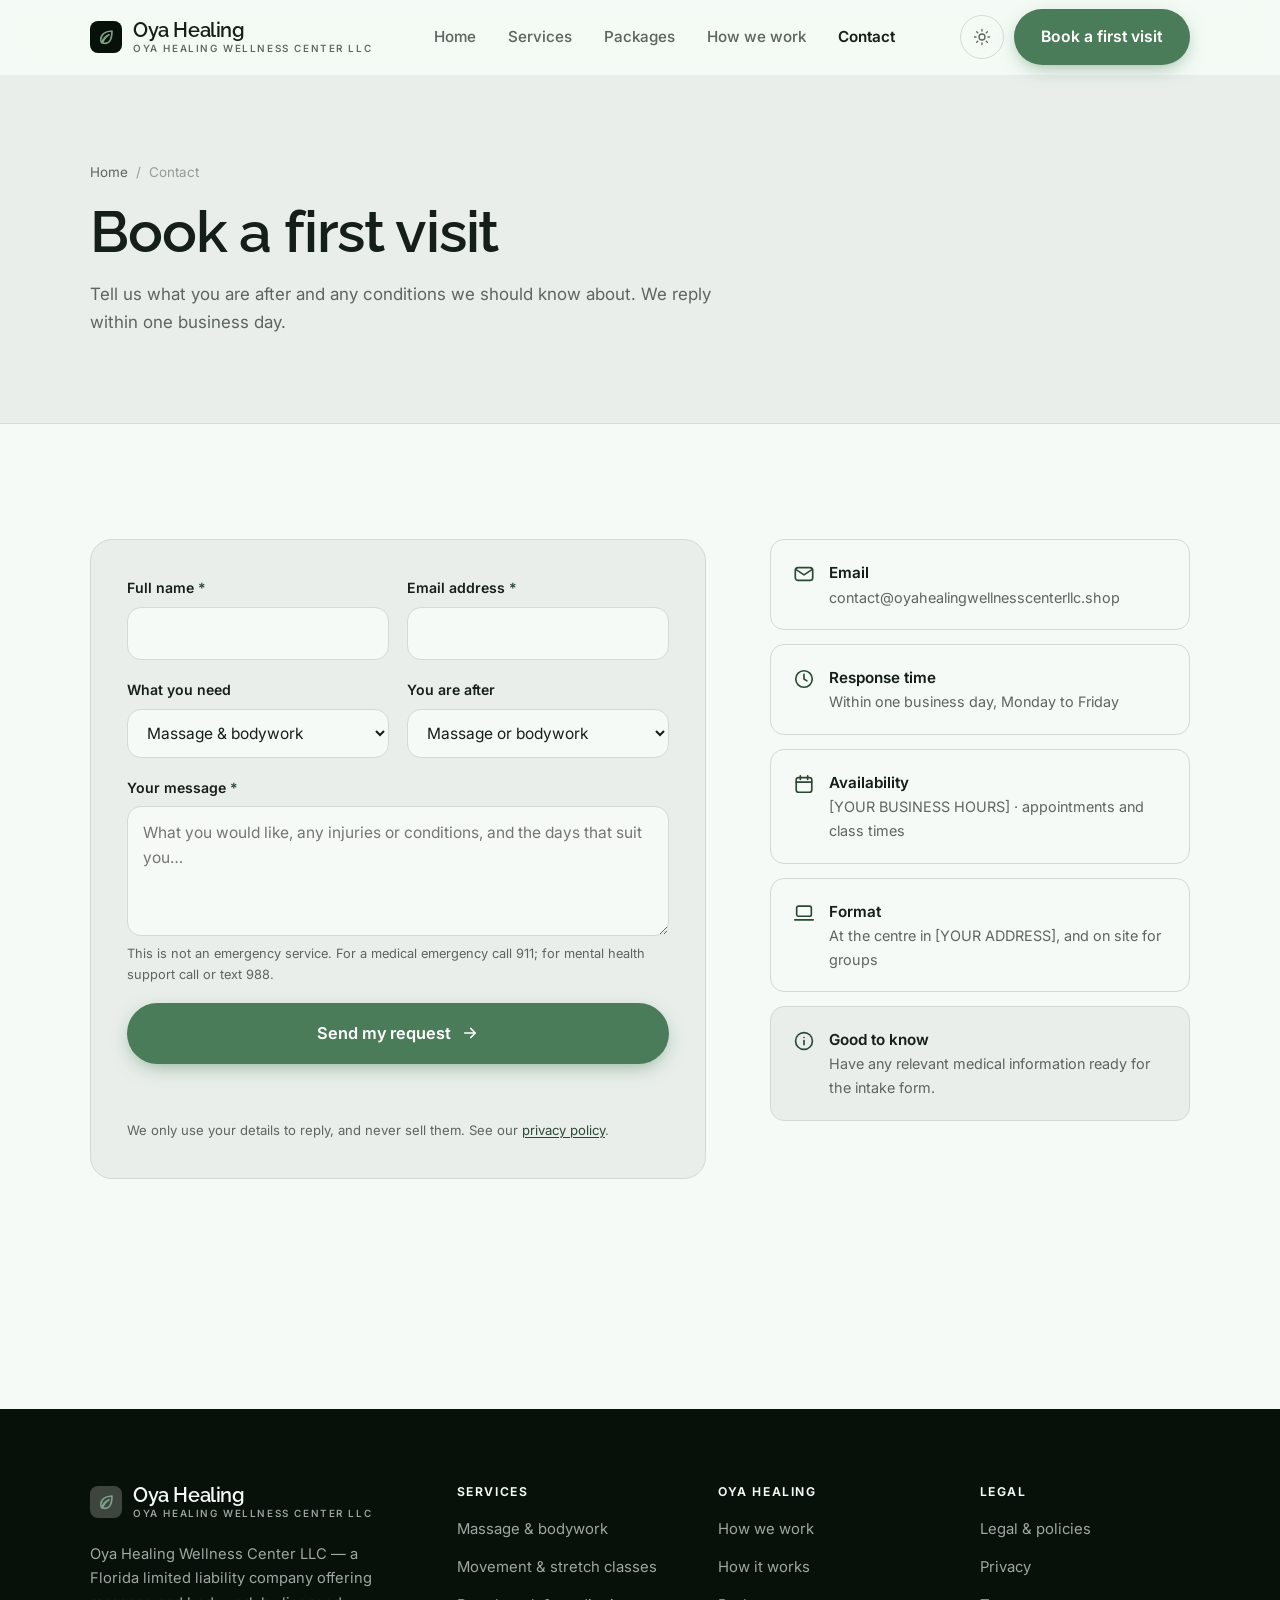
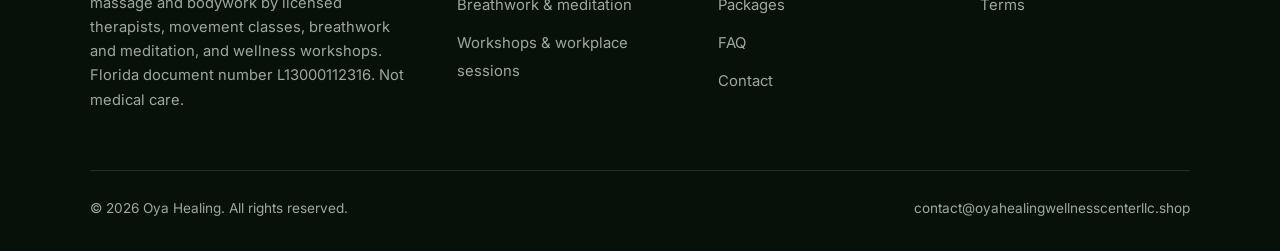
<file: contact.html>
<!DOCTYPE html>
<html lang="en" class="no-js">
<head>
<meta charset="utf-8">
<meta name="viewport" content="width=device-width, initial-scale=1">
<title>Contact — Oya Healing</title>
<meta name="description" content="Contact Oya Healing Wellness Center LLC. We reply within one business day.">
<link rel="canonical" href="https://oyahealingwellnesscenterllc.shop/contact.html">

<meta property="og:type" content="website">
<meta property="og:url" content="https://oyahealingwellnesscenterllc.shop/contact.html">
<meta property="og:site_name" content="Oya Healing">
<meta property="og:locale" content="en_US">
<meta property="og:title" content="Contact — Oya Healing">
<meta property="og:description" content="Contact Oya Healing Wellness Center LLC. We reply within one business day.">
<meta name="theme-color" content="#081109">

<link rel="icon" href="assets/img/favicon.svg" type="image/svg+xml">
<link rel="preconnect" href="https://fonts.googleapis.com">
<link rel="preconnect" href="https://fonts.gstatic.com" crossorigin>
<link rel="stylesheet" href="https://fonts.googleapis.com/css2?family=Raleway:wght@400..700&family=Inter:wght@400..700&display=swap">
<link rel="stylesheet" href="assets/css/style.css">

<!-- Thème appliqué avant le premier rendu (évite le flash) -->
<script>
document.documentElement.classList.remove('no-js');
(function(){try{var t=localStorage.getItem('site-theme');if(t){document.documentElement.setAttribute('data-theme',t);}}catch(e){}})();
</script>
</head>

<body>
<a class="skip-link" href="#main">Skip to main content</a>

<header class="site-header">
  <nav class="wrap nav" aria-label="Main navigation">
    <a class="brand" href="index.html">
      <svg class="brand__mark" viewBox="0 0 64 64" aria-hidden="true">
        <rect class="bm-bg" width="64" height="64" rx="16"/>
        <g class="bm-ic" transform="translate(14 14) scale(1.5)" fill="none" stroke-width="2.1" stroke-linecap="round" stroke-linejoin="round"><path d="M20 4c-9 0-15 4.5-15 11.5 0 2 .6 3.4 1.5 4.5C8 14 12 10.5 16 9c-4 2.5-7 6-8.5 11 1 .4 2 .5 3 .5C17 20.5 20 14 20 4z"/></g>
      </svg>
      <span>Oya Healing<span class="brand__sub">Oya Healing Wellness Center LLC</span></span>
    </a>

    <ul class="nav__links" id="nav-links">
      <li><a href="index.html">Home</a></li>
      <li><a href="programs.html">Services</a></li>
      <li><a href="index.html#pricing">Packages</a></li>
      <li><a href="about.html">How we work</a></li>
      <li><a href="contact.html" aria-current="page">Contact</a></li>
      <li><a class="btn btn--primary" href="contact.html">Book a first visit</a></li>
    </ul>

    <div class="nav__cta">
      <button class="theme-toggle" type="button" aria-label="Switch to dark theme">
        <svg class="icon-sun" viewBox="0 0 24 24" fill="none" stroke="currentColor" stroke-width="1.8" stroke-linecap="round" aria-hidden="true"><circle cx="12" cy="12" r="4"/><path d="M12 2v2m0 16v2M2 12h2m16 0h2M4.9 4.9l1.4 1.4m11.4 11.4 1.4 1.4M19.1 4.9l-1.4 1.4M6.3 17.7l-1.4 1.4"/></svg>
        <svg class="icon-moon" viewBox="0 0 24 24" fill="none" stroke="currentColor" stroke-width="1.8" stroke-linecap="round" stroke-linejoin="round" aria-hidden="true"><path d="M21 12.8A9 9 0 1 1 11.2 3a7 7 0 0 0 9.8 9.8z"/></svg>
      </button>
      <a class="btn btn--primary" href="contact.html">Book a first visit</a>
      <button class="nav__toggle" type="button" aria-expanded="false" aria-controls="nav-links" aria-label="Open menu">
        <svg class="icon-open" viewBox="0 0 24 24" fill="none" stroke="currentColor" stroke-width="2" stroke-linecap="round" aria-hidden="true"><path d="M3 6h18M3 12h18M3 18h18"/></svg>
        <svg class="icon-close" viewBox="0 0 24 24" fill="none" stroke="currentColor" stroke-width="2" stroke-linecap="round" aria-hidden="true"><path d="M6 6l12 12M18 6L6 18"/></svg>
      </button>
    </div>
  </nav>
</header>

<main id="main">

<section class="page-head">
  <div class="wrap">
    <nav class="breadcrumb" aria-label="Breadcrumb">
      <a href="index.html">Home</a><span>/</span><span aria-current="page">Contact</span>
    </nav>
    <h1>Book a first visit</h1>
    <p>Tell us what you are after and any conditions we should know about. We reply within one business day.</p>
  </div>
</section>

<section class="section wrap">
  <div class="form-layout">

    <!--
      FORM: the action attribute holds a placeholder id. Create a free form at
      https://formspree.io and replace VOTRE_ID_FORMSPREE. Until then, the button
      opens the visitor's email app with a pre-filled message to contact@oyahealingwellnesscenterllc.shop.
    -->
    <form class="form" id="contact-form" action="https://formspree.io/f/VOTRE_ID_FORMSPREE" method="POST"
          data-email="contact@oyahealingwellnesscenterllc.shop" data-subject="Booking enquiry"
          data-msg-mail="Your email app will open with the message ready to send." data-msg-sending="Sending…"
          data-msg-ok="Thanks! Your message is on its way. We reply within one business day." data-msg-err="Sending failed. Please email us directly at">
      <div class="form__row">
        <div class="field">
          <label for="nom">Full name <span class="req" aria-hidden="true">*</span></label>
          <input type="text" id="nom" name="nom" autocomplete="name" required>
        </div>
        <div class="field">
          <label for="email">Email address <span class="req" aria-hidden="true">*</span></label>
          <input type="email" id="email" name="email" autocomplete="email" required>
        </div>
      </div>

      <div class="form__row">
        <div class="field">
          <label for="programme">What you need</label>
          <select id="programme" name="programme">
            <option>Massage &amp; bodywork</option>
            <option>Movement &amp; stretch classes</option>
            <option>Breathwork &amp; meditation</option>
            <option>Workshops &amp; workplace sessions</option>
            <option>Not sure yet</option>
          </select>
        </div>
        <div class="field">
          <label for="niveau">You are after</label>
          <select id="niveau" name="niveau">
            <option>Massage or bodywork</option>
            <option>A movement class</option>
            <option>Breathwork or meditation</option>
            <option>A group or workplace session</option>
          </select>
        </div>
      </div>

      <div class="field">
        <label for="message">Your message <span class="req" aria-hidden="true">*</span></label>
        <textarea id="message" name="message" required placeholder="What you would like, any injuries or conditions, and the days that suit you…"></textarea>
        <span class="field__hint">This is not an emergency service. For a medical emergency call 911; for mental health support call or text 988.</span>
      </div>

      <!-- Bot trap: hidden from humans -->
      <div class="visually-hidden" aria-hidden="true">
        <label for="site-web">Leave this field empty</label>
        <input type="text" id="site-web" name="_gotcha" tabindex="-1" autocomplete="off">
      </div>

      <button class="btn btn--primary btn--lg" type="submit">Send my request <svg viewBox="0 0 24 24" fill="none" stroke="currentColor" stroke-width="2.2" stroke-linecap="round" stroke-linejoin="round" aria-hidden="true"><path d="M5 12h14M13 6l6 6-6 6"/></svg></button>

      <p id="form-status" class="form__status" role="status" aria-live="polite"></p>

      <p class="form__note">
        We only use your details to reply, and never sell them. See our <a href="legal.html#privacy">privacy policy</a>.
      </p>
    </form>

    <aside class="contact-aside">
      <div class="contact-card">
        <svg viewBox="0 0 24 24" fill="none" stroke="currentColor" stroke-width="1.8" stroke-linecap="round" stroke-linejoin="round" aria-hidden="true"><rect x="2.5" y="5" width="19" height="14" rx="3"/><path d="M3 7l9 6 9-6"/></svg>
        <div><b>Email</b><a href="mailto:contact@oyahealingwellnesscenterllc.shop">contact@oyahealingwellnesscenterllc.shop</a></div>
      </div>
      <div class="contact-card">
        <svg viewBox="0 0 24 24" fill="none" stroke="currentColor" stroke-width="1.8" stroke-linecap="round" stroke-linejoin="round" aria-hidden="true"><circle cx="12" cy="12" r="9"/><path d="M12 7v5l3.2 2"/></svg>
        <div><b>Response time</b><span>Within one business day, Monday to Friday</span></div>
      </div>
      <div class="contact-card">
        <svg viewBox="0 0 24 24" fill="none" stroke="currentColor" stroke-width="1.8" stroke-linecap="round" stroke-linejoin="round" aria-hidden="true"><rect x="3.5" y="5" width="17" height="16" rx="2.5"/><path d="M8 3v4M16 3v4M3.5 10h17"/></svg>
        <div><b>Availability</b><span>[YOUR BUSINESS HOURS] · appointments and class times</span></div>
      </div>
      <div class="contact-card">
        <svg viewBox="0 0 24 24" fill="none" stroke="currentColor" stroke-width="1.8" stroke-linecap="round" stroke-linejoin="round" aria-hidden="true"><rect x="4" y="4.5" width="16" height="11" rx="2"/><path d="M2 19.5h20"/></svg>
        <div><b>Format</b><span>At the centre in [YOUR ADDRESS], and on site for groups</span></div>
      </div>
      <div class="contact-card contact-card--soft">
        <svg viewBox="0 0 24 24" fill="none" stroke="currentColor" stroke-width="1.8" stroke-linecap="round" stroke-linejoin="round" aria-hidden="true"><circle cx="12" cy="12" r="9.2"/><path d="M12 16v-4.5M12 8.2v.1"/></svg>
        <div><b>Good to know</b><span>Have any relevant medical information ready for the intake form.</span></div>
      </div>
    </aside>

  </div>
</section>

</main>

<footer class="site-footer">
  <div class="wrap">
    <div class="footer__grid">
      <div class="footer__brand">
        <a class="brand" href="index.html">
          <svg class="brand__mark" viewBox="0 0 64 64" aria-hidden="true">
        <rect class="bm-bg" width="64" height="64" rx="16"/>
        <g class="bm-ic" transform="translate(14 14) scale(1.5)" fill="none" stroke-width="2.1" stroke-linecap="round" stroke-linejoin="round"><path d="M20 4c-9 0-15 4.5-15 11.5 0 2 .6 3.4 1.5 4.5C8 14 12 10.5 16 9c-4 2.5-7 6-8.5 11 1 .4 2 .5 3 .5C17 20.5 20 14 20 4z"/></g>
      </svg>
          <span>Oya Healing<span class="brand__sub">Oya Healing Wellness Center LLC</span></span>
        </a>
        <p>Oya Healing Wellness Center LLC — a Florida limited liability company offering massage and bodywork by licensed therapists, movement classes, breathwork and meditation, and wellness workshops. Florida document number L13000112316. Not medical care.</p>
      </div>

      <div class="footer__col">
        <h4>Services</h4>
        <ul>
          <li><a href="programs.html#massage">Massage &amp; bodywork</a></li>
          <li><a href="programs.html#movement">Movement &amp; stretch classes</a></li>
          <li><a href="programs.html#breath">Breathwork &amp; meditation</a></li>
          <li><a href="programs.html#workshops">Workshops &amp; workplace sessions</a></li>
        </ul>
      </div>

      <div class="footer__col">
        <h4>Oya Healing</h4>
        <ul>
          <li><a href="about.html">How we work</a></li>
          <li><a href="index.html#how-it-works">How it works</a></li>
          <li><a href="index.html#pricing">Packages</a></li>
          <li><a href="index.html#faq">FAQ</a></li>
          <li><a href="contact.html">Contact</a></li>
        </ul>
      </div>

      <div class="footer__col">
        <h4>Legal</h4>
        <ul>
          <li><a href="legal.html">Legal &amp; policies</a></li>
          <li><a href="legal.html#privacy">Privacy</a></li>
          <li><a href="legal.html#terms">Terms</a></li>
        </ul>
      </div>
    </div>

    <div class="footer__bottom">
      <p>© <span data-year>2026</span> Oya Healing. All rights reserved.</p>
      <p><a href="mailto:contact@oyahealingwellnesscenterllc.shop">contact@oyahealingwellnesscenterllc.shop</a></p>
    </div>
  </div>
</footer>

<script src="assets/js/main.js" defer></script>
</body>
</html>
</file>
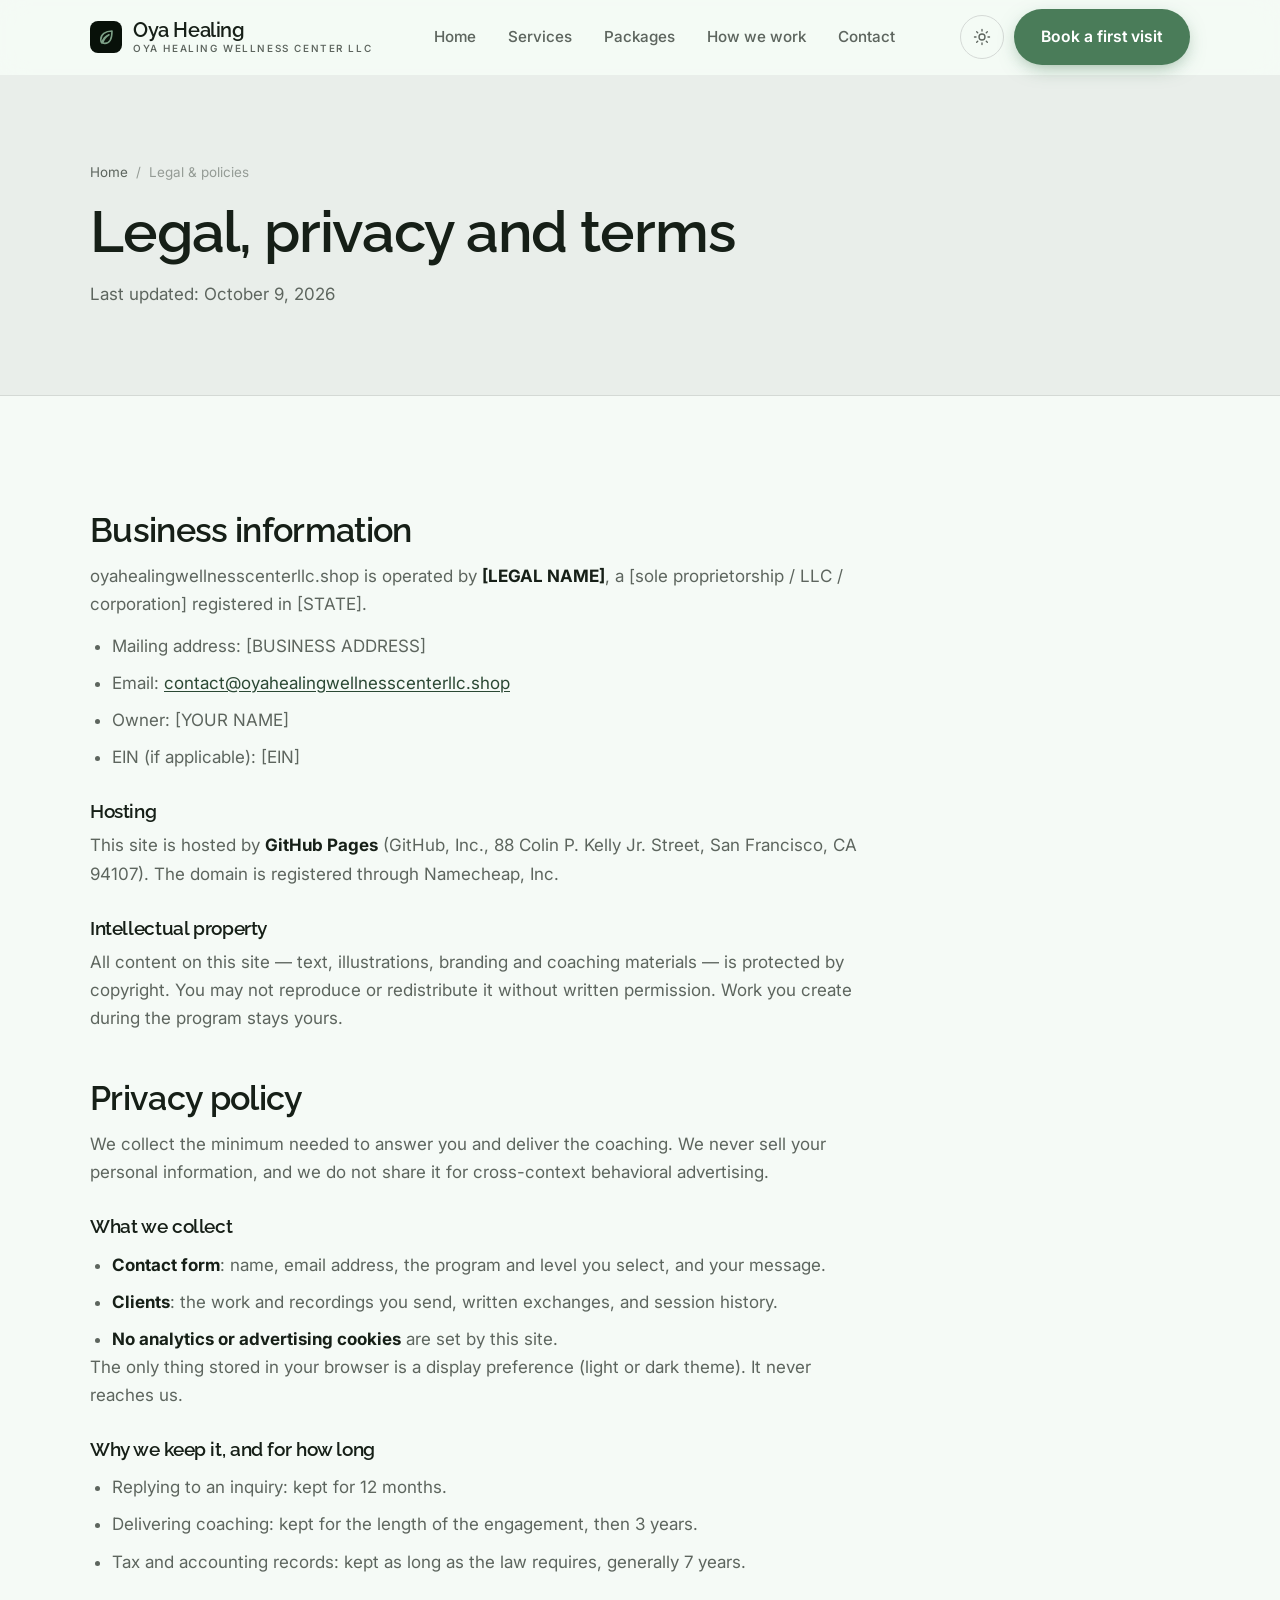
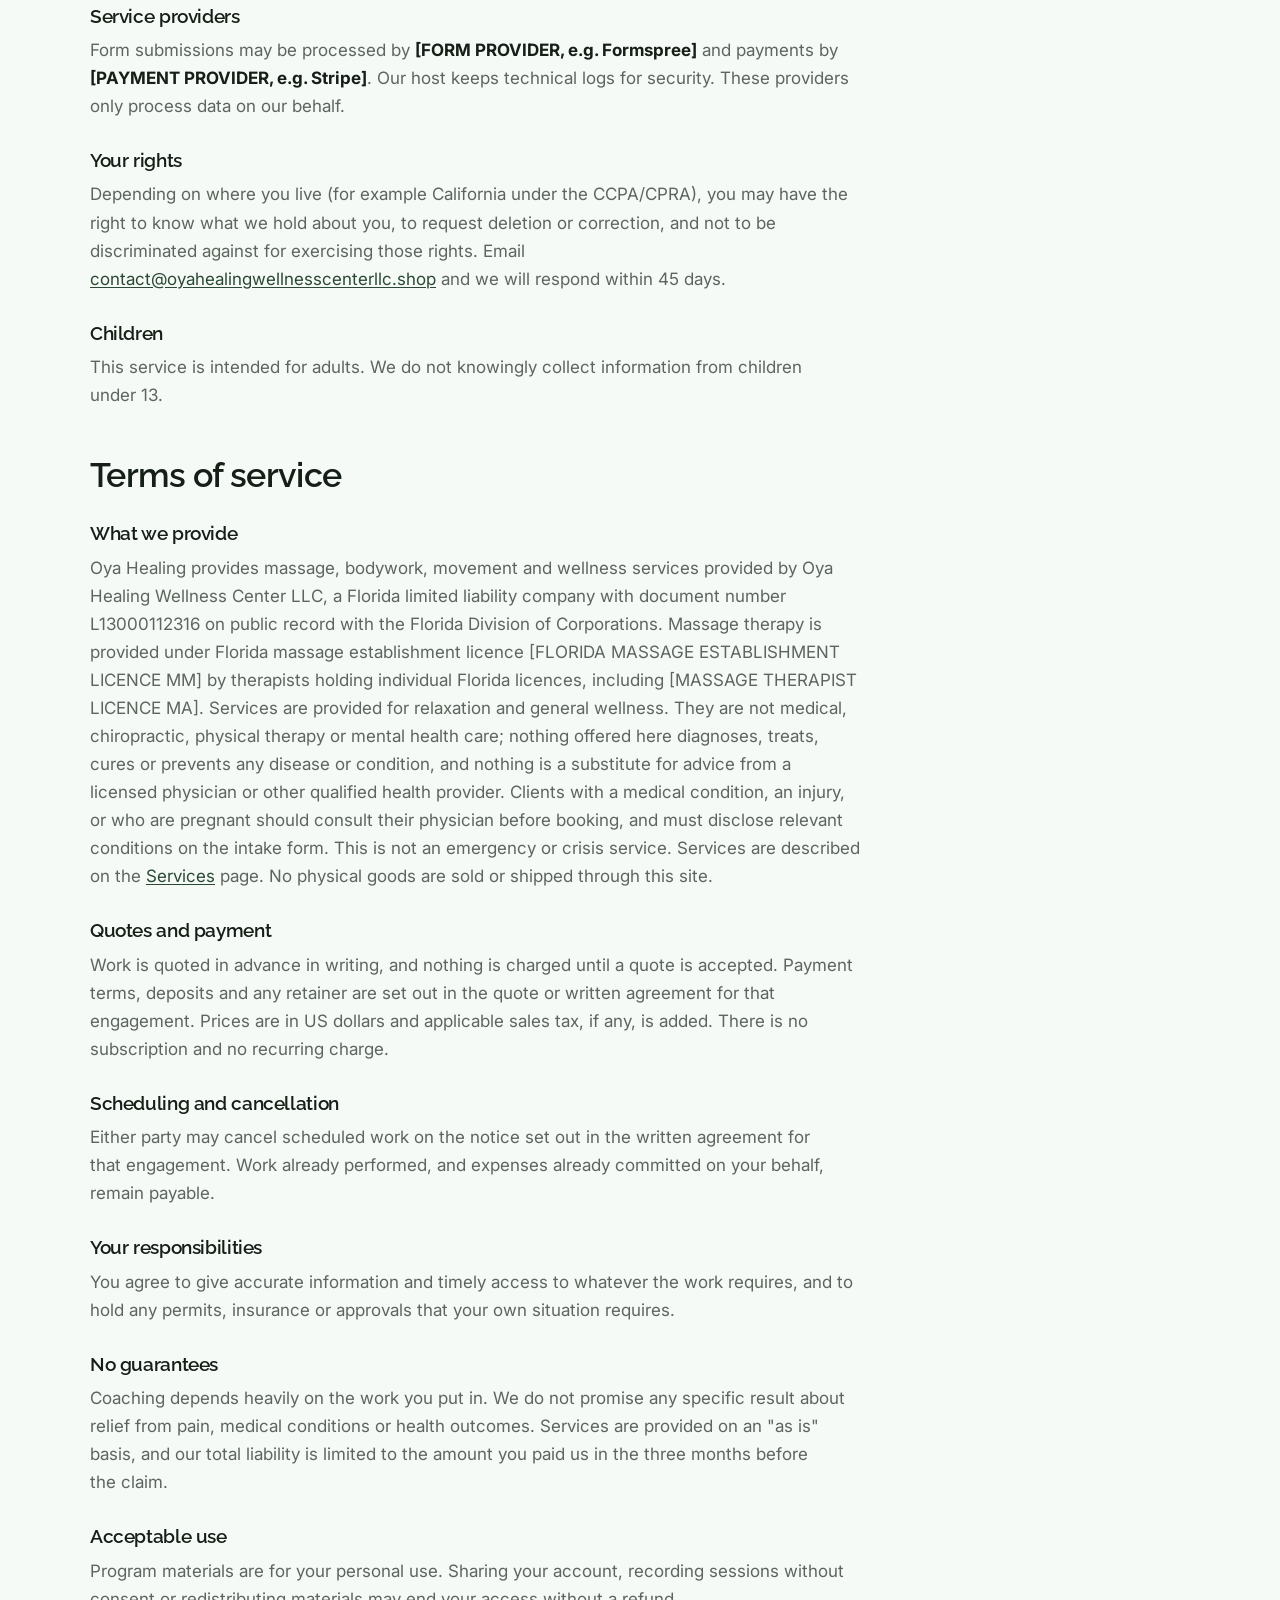
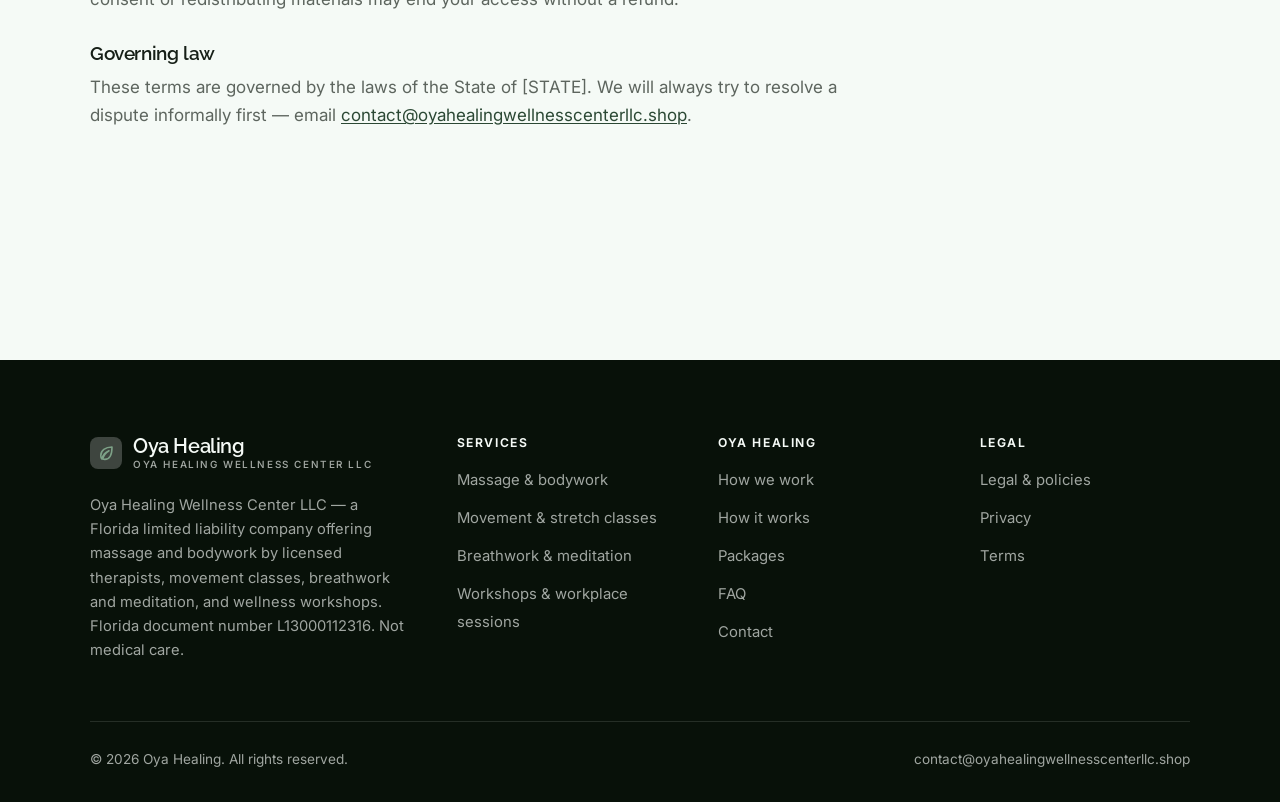
<file: legal.html>
<!DOCTYPE html>
<html lang="en" class="no-js">
<head>
<meta charset="utf-8">
<meta name="viewport" content="width=device-width, initial-scale=1">
<title>Legal, privacy and terms — Oya Healing</title>
<meta name="description" content="Business information, privacy policy and terms of service for Oya Healing.">
<meta name="robots" content="noindex">

<meta property="og:type" content="website">
<meta property="og:url" content="https://oyahealingwellnesscenterllc.shop/legal.html">
<meta property="og:site_name" content="Oya Healing">
<meta property="og:locale" content="en_US">
<meta property="og:title" content="Legal, privacy and terms — Oya Healing">
<meta property="og:description" content="Business information, privacy policy and terms of service for Oya Healing.">
<meta name="theme-color" content="#081109">

<link rel="icon" href="assets/img/favicon.svg" type="image/svg+xml">
<link rel="preconnect" href="https://fonts.googleapis.com">
<link rel="preconnect" href="https://fonts.gstatic.com" crossorigin>
<link rel="stylesheet" href="https://fonts.googleapis.com/css2?family=Raleway:wght@400..700&family=Inter:wght@400..700&display=swap">
<link rel="stylesheet" href="assets/css/style.css">

<!-- Thème appliqué avant le premier rendu (évite le flash) -->
<script>
document.documentElement.classList.remove('no-js');
(function(){try{var t=localStorage.getItem('site-theme');if(t){document.documentElement.setAttribute('data-theme',t);}}catch(e){}})();
</script>
</head>

<body>
<a class="skip-link" href="#main">Skip to main content</a>

<header class="site-header">
  <nav class="wrap nav" aria-label="Main navigation">
    <a class="brand" href="index.html">
      <svg class="brand__mark" viewBox="0 0 64 64" aria-hidden="true">
        <rect class="bm-bg" width="64" height="64" rx="16"/>
        <g class="bm-ic" transform="translate(14 14) scale(1.5)" fill="none" stroke-width="2.1" stroke-linecap="round" stroke-linejoin="round"><path d="M20 4c-9 0-15 4.5-15 11.5 0 2 .6 3.4 1.5 4.5C8 14 12 10.5 16 9c-4 2.5-7 6-8.5 11 1 .4 2 .5 3 .5C17 20.5 20 14 20 4z"/></g>
      </svg>
      <span>Oya Healing<span class="brand__sub">Oya Healing Wellness Center LLC</span></span>
    </a>

    <ul class="nav__links" id="nav-links">
      <li><a href="index.html">Home</a></li>
      <li><a href="programs.html">Services</a></li>
      <li><a href="index.html#pricing">Packages</a></li>
      <li><a href="about.html">How we work</a></li>
      <li><a href="contact.html">Contact</a></li>
      <li><a class="btn btn--primary" href="contact.html">Book a first visit</a></li>
    </ul>

    <div class="nav__cta">
      <button class="theme-toggle" type="button" aria-label="Switch to dark theme">
        <svg class="icon-sun" viewBox="0 0 24 24" fill="none" stroke="currentColor" stroke-width="1.8" stroke-linecap="round" aria-hidden="true"><circle cx="12" cy="12" r="4"/><path d="M12 2v2m0 16v2M2 12h2m16 0h2M4.9 4.9l1.4 1.4m11.4 11.4 1.4 1.4M19.1 4.9l-1.4 1.4M6.3 17.7l-1.4 1.4"/></svg>
        <svg class="icon-moon" viewBox="0 0 24 24" fill="none" stroke="currentColor" stroke-width="1.8" stroke-linecap="round" stroke-linejoin="round" aria-hidden="true"><path d="M21 12.8A9 9 0 1 1 11.2 3a7 7 0 0 0 9.8 9.8z"/></svg>
      </button>
      <a class="btn btn--primary" href="contact.html">Book a first visit</a>
      <button class="nav__toggle" type="button" aria-expanded="false" aria-controls="nav-links" aria-label="Open menu">
        <svg class="icon-open" viewBox="0 0 24 24" fill="none" stroke="currentColor" stroke-width="2" stroke-linecap="round" aria-hidden="true"><path d="M3 6h18M3 12h18M3 18h18"/></svg>
        <svg class="icon-close" viewBox="0 0 24 24" fill="none" stroke="currentColor" stroke-width="2" stroke-linecap="round" aria-hidden="true"><path d="M6 6l12 12M18 6L6 18"/></svg>
      </button>
    </div>
  </nav>
</header>

<main id="main">

<section class="page-head">
  <div class="wrap">
    <nav class="breadcrumb" aria-label="Breadcrumb">
      <a href="index.html">Home</a><span>/</span><span aria-current="page">Legal &amp; policies</span>
    </nav>
    <h1>Legal, privacy and terms</h1>
    <p>Last updated: <time datetime="2026-10-09">October 9, 2026</time></p>
  </div>
</section>

<section class="section wrap">
  <div class="prose">

    <!--
      TO DO: this is a skeleton, not legal advice. Replace every [BRACKET] with
      your real details before selling, and have a lawyer review it if you can.
      Consumer protection rules differ by state.
    -->

    <h2 id="business">Business information</h2>
    <p>
      oyahealingwellnesscenterllc.shop is operated by <strong>[LEGAL NAME]</strong>, a [sole proprietorship / LLC / corporation]
      registered in [STATE].
    </p>
    <ul>
      <li>Mailing address: [BUSINESS ADDRESS]</li>
      <li>Email: <a href="mailto:contact@oyahealingwellnesscenterllc.shop">contact@oyahealingwellnesscenterllc.shop</a></li>
      <li>Owner: [YOUR NAME]</li>
      <li>EIN (if applicable): [EIN]</li>
    </ul>

    <h3>Hosting</h3>
    <p>
      This site is hosted by <strong>GitHub Pages</strong> (GitHub, Inc., 88 Colin P. Kelly Jr. Street,
      San Francisco, CA 94107). The domain is registered through Namecheap, Inc.
    </p>

    <h3>Intellectual property</h3>
    <p>
      All content on this site — text, illustrations, branding and coaching materials — is protected by
      copyright. You may not reproduce or redistribute it without written permission. Work you create during
      the program stays yours.
    </p>

    <h2 id="privacy">Privacy policy</h2>
    <p>
      We collect the minimum needed to answer you and deliver the coaching. We never sell your personal
      information, and we do not share it for cross-context behavioral advertising.
    </p>
    <h3>What we collect</h3>
    <ul>
      <li><strong>Contact form</strong>: name, email address, the program and level you select, and your message.</li>
      <li><strong>Clients</strong>: the work and recordings you send, written exchanges, and session history.</li>
      <li><strong>No analytics or advertising cookies</strong> are set by this site.</li>
    </ul>
    <p>
      The only thing stored in your browser is a display preference (light or dark theme). It never reaches us.
    </p>
    <h3>Why we keep it, and for how long</h3>
    <ul>
      <li>Replying to an inquiry: kept for 12 months.</li>
      <li>Delivering coaching: kept for the length of the engagement, then 3 years.</li>
      <li>Tax and accounting records: kept as long as the law requires, generally 7 years.</li>
    </ul>
    <h3>Service providers</h3>
    <p>
      Form submissions may be processed by <strong>[FORM PROVIDER, e.g. Formspree]</strong> and payments by
      <strong>[PAYMENT PROVIDER, e.g. Stripe]</strong>. Our host keeps technical logs for security. These
      providers only process data on our behalf.
    </p>
    <h3>Your rights</h3>
    <p>
      Depending on where you live (for example California under the CCPA/CPRA), you may have the right to
      know what we hold about you, to request deletion or correction, and not to be discriminated against for
      exercising those rights. Email <a href="mailto:contact@oyahealingwellnesscenterllc.shop">contact@oyahealingwellnesscenterllc.shop</a> and we will respond within 45 days.
    </p>
    <h3>Children</h3>
    <p>
      This service is intended for adults. We do not knowingly collect information from children under 13.
    </p>

    <h2 id="terms">Terms of service</h2>
    <h3>What we provide</h3>
    <p>
      Oya Healing provides massage, bodywork, movement and wellness services provided by Oya Healing Wellness Center LLC, a Florida limited liability company with document number L13000112316 on public record with the Florida Division of Corporations. Massage therapy is provided under Florida massage establishment licence [FLORIDA MASSAGE ESTABLISHMENT LICENCE MM] by therapists holding individual Florida licences, including [MASSAGE THERAPIST LICENCE MA]. Services are provided for relaxation and general wellness. They are not medical, chiropractic, physical therapy or mental health care; nothing offered here diagnoses, treats, cures or prevents any disease or condition, and nothing is a substitute for advice from a licensed physician or other qualified health provider. Clients with a medical condition, an injury, or who are pregnant should consult their physician before booking, and must disclose relevant conditions on the intake form. This is not an emergency or crisis service. Services are described on the
      <a href="programs.html">Services</a> page. No physical goods are sold or shipped through this site.
    </p>
    <h3>Quotes and payment</h3>
    <p>
      Work is quoted in advance in writing, and nothing is charged until a quote is accepted. Payment terms,
      deposits and any retainer are set out in the quote or written agreement for that engagement. Prices are in
      US dollars and applicable sales tax, if any, is added. There is no subscription and no recurring charge.
    </p>
    <h3>Scheduling and cancellation</h3>
    <p>
      Either party may cancel scheduled work on the notice set out in the written agreement for that engagement.
      Work already performed, and expenses already committed on your behalf, remain payable.
    </p>
    <h3>Your responsibilities</h3>
    <p>
      You agree to give accurate information and timely access to whatever the work requires, and to hold any
      permits, insurance or approvals that your own situation requires.
    </p>

    <h3>No guarantees</h3>
    <p>
      Coaching depends heavily on the work you put in. We do not promise any specific result
      about relief from pain, medical conditions or health outcomes. Services are provided on an "as is" basis, and our total
      liability is limited to the amount you paid us in the three months before the claim.
    </p>
    <h3>Acceptable use</h3>
    <p>
      Program materials are for your personal use. Sharing your account, recording sessions without consent
      or redistributing materials may end your access without a refund.
    </p>
    <h3>Governing law</h3>
    <p>
      These terms are governed by the laws of the State of [STATE]. We will always try to resolve a dispute
      informally first — email <a href="mailto:contact@oyahealingwellnesscenterllc.shop">contact@oyahealingwellnesscenterllc.shop</a>.
    </p>

  </div>
</section>

</main>

<footer class="site-footer">
  <div class="wrap">
    <div class="footer__grid">
      <div class="footer__brand">
        <a class="brand" href="index.html">
          <svg class="brand__mark" viewBox="0 0 64 64" aria-hidden="true">
        <rect class="bm-bg" width="64" height="64" rx="16"/>
        <g class="bm-ic" transform="translate(14 14) scale(1.5)" fill="none" stroke-width="2.1" stroke-linecap="round" stroke-linejoin="round"><path d="M20 4c-9 0-15 4.5-15 11.5 0 2 .6 3.4 1.5 4.5C8 14 12 10.5 16 9c-4 2.5-7 6-8.5 11 1 .4 2 .5 3 .5C17 20.5 20 14 20 4z"/></g>
      </svg>
          <span>Oya Healing<span class="brand__sub">Oya Healing Wellness Center LLC</span></span>
        </a>
        <p>Oya Healing Wellness Center LLC — a Florida limited liability company offering massage and bodywork by licensed therapists, movement classes, breathwork and meditation, and wellness workshops. Florida document number L13000112316. Not medical care.</p>
      </div>

      <div class="footer__col">
        <h4>Services</h4>
        <ul>
          <li><a href="programs.html#massage">Massage &amp; bodywork</a></li>
          <li><a href="programs.html#movement">Movement &amp; stretch classes</a></li>
          <li><a href="programs.html#breath">Breathwork &amp; meditation</a></li>
          <li><a href="programs.html#workshops">Workshops &amp; workplace sessions</a></li>
        </ul>
      </div>

      <div class="footer__col">
        <h4>Oya Healing</h4>
        <ul>
          <li><a href="about.html">How we work</a></li>
          <li><a href="index.html#how-it-works">How it works</a></li>
          <li><a href="index.html#pricing">Packages</a></li>
          <li><a href="index.html#faq">FAQ</a></li>
          <li><a href="contact.html">Contact</a></li>
        </ul>
      </div>

      <div class="footer__col">
        <h4>Legal</h4>
        <ul>
          <li><a href="legal.html">Legal &amp; policies</a></li>
          <li><a href="legal.html#privacy">Privacy</a></li>
          <li><a href="legal.html#terms">Terms</a></li>
        </ul>
      </div>
    </div>

    <div class="footer__bottom">
      <p>© <span data-year>2026</span> Oya Healing. All rights reserved.</p>
      <p><a href="mailto:contact@oyahealingwellnesscenterllc.shop">contact@oyahealingwellnesscenterllc.shop</a></p>
    </div>
  </div>
</footer>

<script src="assets/js/main.js" defer></script>
</body>
</html>
</file>
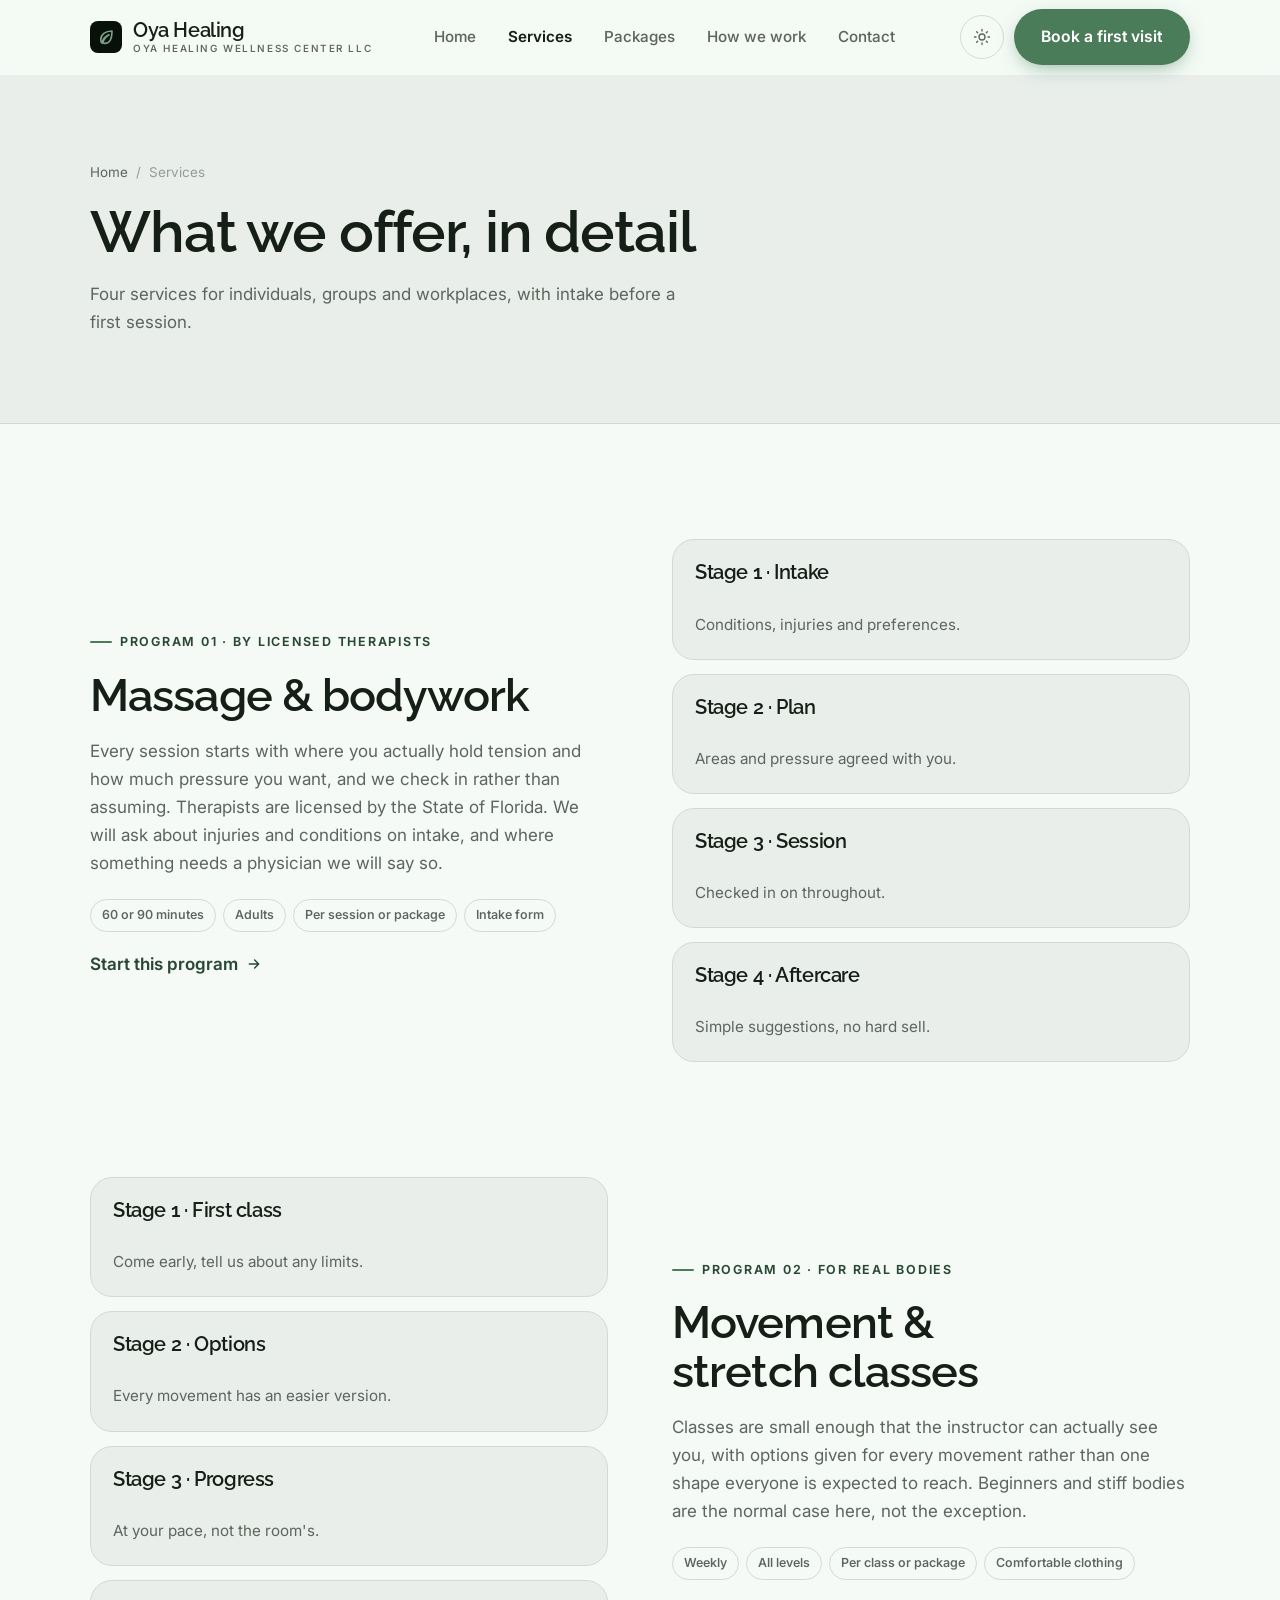
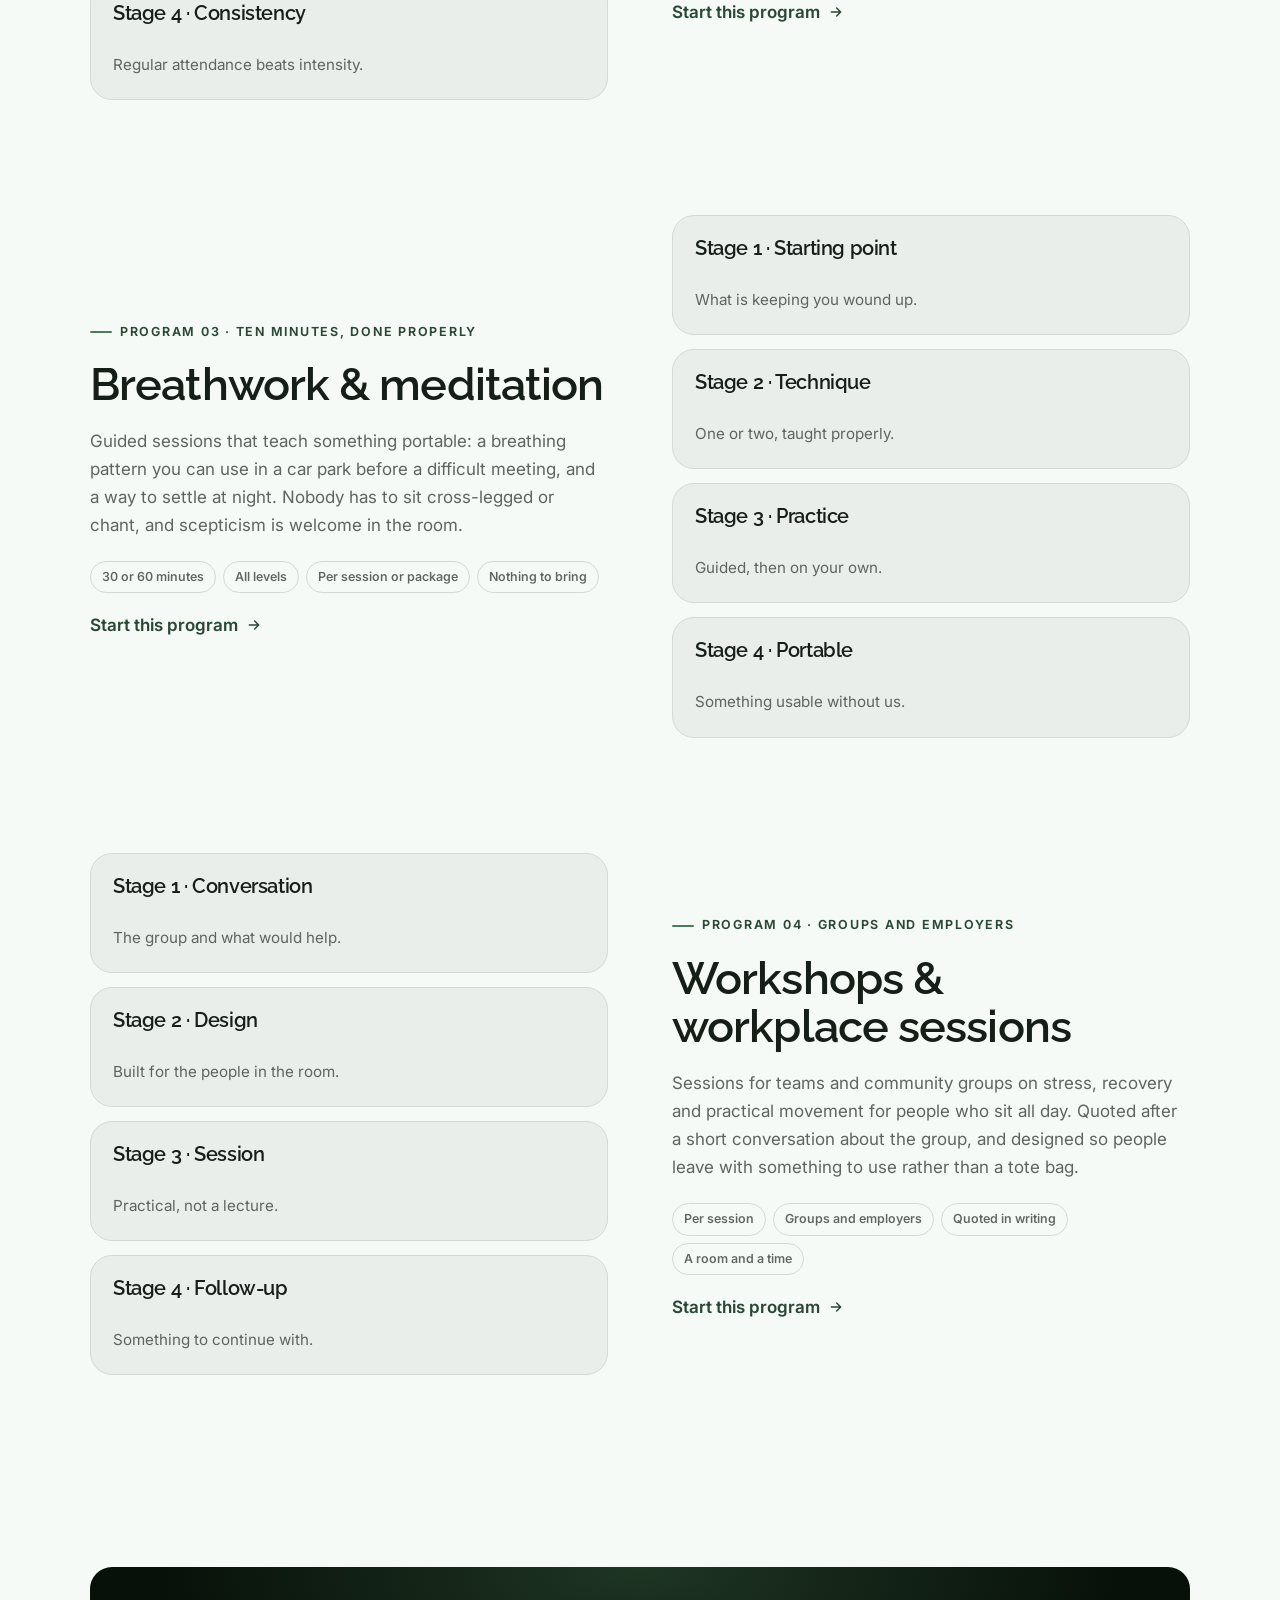
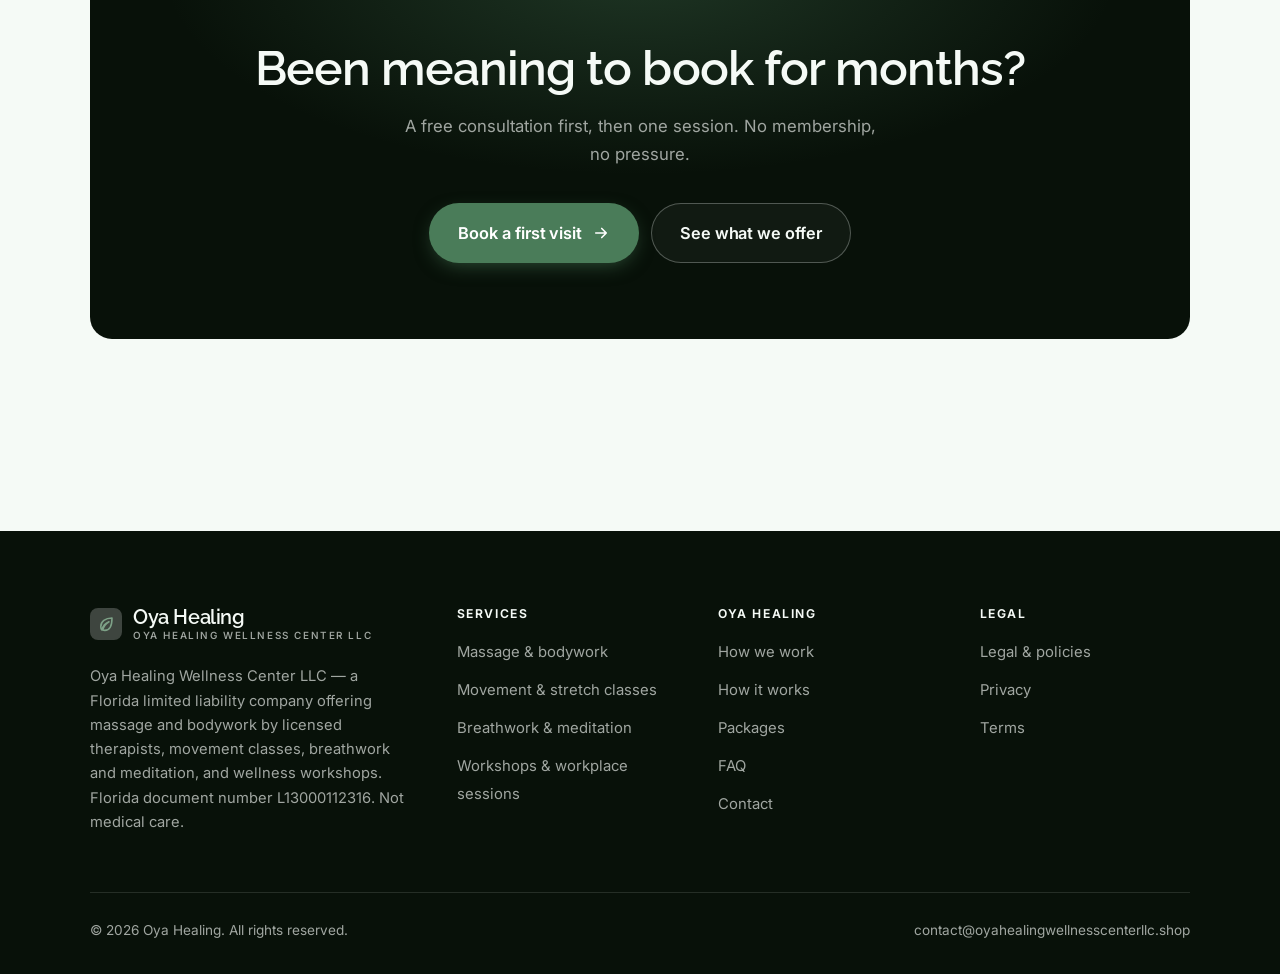
<file: programs.html>
<!DOCTYPE html>
<html lang="en" class="no-js">
<head>
<meta charset="utf-8">
<meta name="viewport" content="width=device-width, initial-scale=1">
<title>Services — Oya Healing</title>
<meta name="description" content="Services of Oya Healing Wellness Center LLC: massage and bodywork, movement and stretch classes, breathwork and meditation, and workshops.">
<link rel="canonical" href="https://oyahealingwellnesscenterllc.shop/programs.html">

<meta property="og:type" content="website">
<meta property="og:url" content="https://oyahealingwellnesscenterllc.shop/programs.html">
<meta property="og:site_name" content="Oya Healing">
<meta property="og:locale" content="en_US">
<meta property="og:title" content="Services — Oya Healing">
<meta property="og:description" content="Services of Oya Healing Wellness Center LLC: massage and bodywork, movement and stretch classes, breathwork and meditation, and workshops.">
<meta name="theme-color" content="#081109">

<link rel="icon" href="assets/img/favicon.svg" type="image/svg+xml">
<link rel="preconnect" href="https://fonts.googleapis.com">
<link rel="preconnect" href="https://fonts.gstatic.com" crossorigin>
<link rel="stylesheet" href="https://fonts.googleapis.com/css2?family=Raleway:wght@400..700&family=Inter:wght@400..700&display=swap">
<link rel="stylesheet" href="assets/css/style.css">

<!-- Thème appliqué avant le premier rendu (évite le flash) -->
<script>
document.documentElement.classList.remove('no-js');
(function(){try{var t=localStorage.getItem('site-theme');if(t){document.documentElement.setAttribute('data-theme',t);}}catch(e){}})();
</script>
</head>

<body>
<a class="skip-link" href="#main">Skip to main content</a>

<header class="site-header">
  <nav class="wrap nav" aria-label="Main navigation">
    <a class="brand" href="index.html">
      <svg class="brand__mark" viewBox="0 0 64 64" aria-hidden="true">
        <rect class="bm-bg" width="64" height="64" rx="16"/>
        <g class="bm-ic" transform="translate(14 14) scale(1.5)" fill="none" stroke-width="2.1" stroke-linecap="round" stroke-linejoin="round"><path d="M20 4c-9 0-15 4.5-15 11.5 0 2 .6 3.4 1.5 4.5C8 14 12 10.5 16 9c-4 2.5-7 6-8.5 11 1 .4 2 .5 3 .5C17 20.5 20 14 20 4z"/></g>
      </svg>
      <span>Oya Healing<span class="brand__sub">Oya Healing Wellness Center LLC</span></span>
    </a>

    <ul class="nav__links" id="nav-links">
      <li><a href="index.html">Home</a></li>
      <li><a href="programs.html" aria-current="page">Services</a></li>
      <li><a href="index.html#pricing">Packages</a></li>
      <li><a href="about.html">How we work</a></li>
      <li><a href="contact.html">Contact</a></li>
      <li><a class="btn btn--primary" href="contact.html">Book a first visit</a></li>
    </ul>

    <div class="nav__cta">
      <button class="theme-toggle" type="button" aria-label="Switch to dark theme">
        <svg class="icon-sun" viewBox="0 0 24 24" fill="none" stroke="currentColor" stroke-width="1.8" stroke-linecap="round" aria-hidden="true"><circle cx="12" cy="12" r="4"/><path d="M12 2v2m0 16v2M2 12h2m16 0h2M4.9 4.9l1.4 1.4m11.4 11.4 1.4 1.4M19.1 4.9l-1.4 1.4M6.3 17.7l-1.4 1.4"/></svg>
        <svg class="icon-moon" viewBox="0 0 24 24" fill="none" stroke="currentColor" stroke-width="1.8" stroke-linecap="round" stroke-linejoin="round" aria-hidden="true"><path d="M21 12.8A9 9 0 1 1 11.2 3a7 7 0 0 0 9.8 9.8z"/></svg>
      </button>
      <a class="btn btn--primary" href="contact.html">Book a first visit</a>
      <button class="nav__toggle" type="button" aria-expanded="false" aria-controls="nav-links" aria-label="Open menu">
        <svg class="icon-open" viewBox="0 0 24 24" fill="none" stroke="currentColor" stroke-width="2" stroke-linecap="round" aria-hidden="true"><path d="M3 6h18M3 12h18M3 18h18"/></svg>
        <svg class="icon-close" viewBox="0 0 24 24" fill="none" stroke="currentColor" stroke-width="2" stroke-linecap="round" aria-hidden="true"><path d="M6 6l12 12M18 6L6 18"/></svg>
      </button>
    </div>
  </nav>
</header>

<main id="main">

<section class="page-head">
  <div class="wrap">
    <nav class="breadcrumb" aria-label="Breadcrumb">
      <a href="index.html">Home</a><span>/</span><span aria-current="page">Services</span>
    </nav>
    <h1>What we offer, in detail</h1>
    <p>Four services for individuals, groups and workplaces, with intake before a first session.</p>
  </div>
</section>

<section class="section wrap" id="massage">
  <div class="split reveal">
    <div>
      <span class="eyebrow">Program 01 · By licensed therapists</span>
      <h2>Massage &amp; bodywork</h2>
      <p>Every session starts with where you actually hold tension and how much pressure you want, and we check in rather than assuming. Therapists are licensed by the State of Florida. We will ask about injuries and conditions on intake, and where something needs a physician we will say so.</p>
      <ul class="tags"><li>60 or 90 minutes</li><li>Adults</li><li>Per session or package</li><li>Intake form</li></ul>
      <p><a class="arrow-link" href="contact.html">Start this program <svg viewBox="0 0 24 24" fill="none" stroke="currentColor" stroke-width="2.2" stroke-linecap="round" stroke-linejoin="round" aria-hidden="true"><path d="M5 12h14M13 6l6 6-6 6"/></svg></a></p>
    </div>
    <div class="grid grid--2 grid--tight">
      <article class="card card--sm">
        <h3>Stage 1 · Intake</h3>
        <p>Conditions, injuries and preferences.</p>
      </article>
      <article class="card card--sm">
        <h3>Stage 2 · Plan</h3>
        <p>Areas and pressure agreed with you.</p>
      </article>
      <article class="card card--sm">
        <h3>Stage 3 · Session</h3>
        <p>Checked in on throughout.</p>
      </article>
      <article class="card card--sm">
        <h3>Stage 4 · Aftercare</h3>
        <p>Simple suggestions, no hard sell.</p>
      </article>
    </div>
  </div>
</section>

<section class="section section--flush wrap" id="movement">
  <div class="split reveal">
    <div class="grid grid--2 grid--tight">
      <article class="card card--sm">
        <h3>Stage 1 · First class</h3>
        <p>Come early, tell us about any limits.</p>
      </article>
      <article class="card card--sm">
        <h3>Stage 2 · Options</h3>
        <p>Every movement has an easier version.</p>
      </article>
      <article class="card card--sm">
        <h3>Stage 3 · Progress</h3>
        <p>At your pace, not the room's.</p>
      </article>
      <article class="card card--sm">
        <h3>Stage 4 · Consistency</h3>
        <p>Regular attendance beats intensity.</p>
      </article>
    </div>
    <div>
      <span class="eyebrow">Program 02 · For real bodies</span>
      <h2>Movement &amp; stretch classes</h2>
      <p>Classes are small enough that the instructor can actually see you, with options given for every movement rather than one shape everyone is expected to reach. Beginners and stiff bodies are the normal case here, not the exception.</p>
      <ul class="tags"><li>Weekly</li><li>All levels</li><li>Per class or package</li><li>Comfortable clothing</li></ul>
      <p><a class="arrow-link" href="contact.html">Start this program <svg viewBox="0 0 24 24" fill="none" stroke="currentColor" stroke-width="2.2" stroke-linecap="round" stroke-linejoin="round" aria-hidden="true"><path d="M5 12h14M13 6l6 6-6 6"/></svg></a></p>
    </div>
  </div>
</section>

<section class="section section--flush wrap" id="breath">
  <div class="split reveal">
    <div>
      <span class="eyebrow">Program 03 · Ten minutes, done properly</span>
      <h2>Breathwork &amp; meditation</h2>
      <p>Guided sessions that teach something portable: a breathing pattern you can use in a car park before a difficult meeting, and a way to settle at night. Nobody has to sit cross-legged or chant, and scepticism is welcome in the room.</p>
      <ul class="tags"><li>30 or 60 minutes</li><li>All levels</li><li>Per session or package</li><li>Nothing to bring</li></ul>
      <p><a class="arrow-link" href="contact.html">Start this program <svg viewBox="0 0 24 24" fill="none" stroke="currentColor" stroke-width="2.2" stroke-linecap="round" stroke-linejoin="round" aria-hidden="true"><path d="M5 12h14M13 6l6 6-6 6"/></svg></a></p>
    </div>
    <div class="grid grid--2 grid--tight">
      <article class="card card--sm">
        <h3>Stage 1 · Starting point</h3>
        <p>What is keeping you wound up.</p>
      </article>
      <article class="card card--sm">
        <h3>Stage 2 · Technique</h3>
        <p>One or two, taught properly.</p>
      </article>
      <article class="card card--sm">
        <h3>Stage 3 · Practice</h3>
        <p>Guided, then on your own.</p>
      </article>
      <article class="card card--sm">
        <h3>Stage 4 · Portable</h3>
        <p>Something usable without us.</p>
      </article>
    </div>
  </div>
</section>

<section class="section section--flush wrap" id="workshops">
  <div class="split reveal">
    <div class="grid grid--2 grid--tight">
      <article class="card card--sm">
        <h3>Stage 1 · Conversation</h3>
        <p>The group and what would help.</p>
      </article>
      <article class="card card--sm">
        <h3>Stage 2 · Design</h3>
        <p>Built for the people in the room.</p>
      </article>
      <article class="card card--sm">
        <h3>Stage 3 · Session</h3>
        <p>Practical, not a lecture.</p>
      </article>
      <article class="card card--sm">
        <h3>Stage 4 · Follow-up</h3>
        <p>Something to continue with.</p>
      </article>
    </div>
    <div>
      <span class="eyebrow">Program 04 · Groups and employers</span>
      <h2>Workshops &amp; workplace sessions</h2>
      <p>Sessions for teams and community groups on stress, recovery and practical movement for people who sit all day. Quoted after a short conversation about the group, and designed so people leave with something to use rather than a tote bag.</p>
      <ul class="tags"><li>Per session</li><li>Groups and employers</li><li>Quoted in writing</li><li>A room and a time</li></ul>
      <p><a class="arrow-link" href="contact.html">Start this program <svg viewBox="0 0 24 24" fill="none" stroke="currentColor" stroke-width="2.2" stroke-linecap="round" stroke-linejoin="round" aria-hidden="true"><path d="M5 12h14M13 6l6 6-6 6"/></svg></a></p>
    </div>
  </div>
</section>

<section class="wrap section--tight">
  <div class="cta-band reveal">
    <h2>Been meaning to book for months?</h2>
    <p>A free consultation first, then one session. No membership, no pressure.</p>
    <div class="hero__actions">
      <a class="btn btn--primary btn--lg" href="contact.html">Book a first visit <svg viewBox="0 0 24 24" fill="none" stroke="currentColor" stroke-width="2.2" stroke-linecap="round" stroke-linejoin="round" aria-hidden="true"><path d="M5 12h14M13 6l6 6-6 6"/></svg></a>
      <a class="btn btn--on-dark btn--lg" href="programs.html">See what we offer</a>
    </div>
  </div>
</section>

</main>

<footer class="site-footer">
  <div class="wrap">
    <div class="footer__grid">
      <div class="footer__brand">
        <a class="brand" href="index.html">
          <svg class="brand__mark" viewBox="0 0 64 64" aria-hidden="true">
        <rect class="bm-bg" width="64" height="64" rx="16"/>
        <g class="bm-ic" transform="translate(14 14) scale(1.5)" fill="none" stroke-width="2.1" stroke-linecap="round" stroke-linejoin="round"><path d="M20 4c-9 0-15 4.5-15 11.5 0 2 .6 3.4 1.5 4.5C8 14 12 10.5 16 9c-4 2.5-7 6-8.5 11 1 .4 2 .5 3 .5C17 20.5 20 14 20 4z"/></g>
      </svg>
          <span>Oya Healing<span class="brand__sub">Oya Healing Wellness Center LLC</span></span>
        </a>
        <p>Oya Healing Wellness Center LLC — a Florida limited liability company offering massage and bodywork by licensed therapists, movement classes, breathwork and meditation, and wellness workshops. Florida document number L13000112316. Not medical care.</p>
      </div>

      <div class="footer__col">
        <h4>Services</h4>
        <ul>
          <li><a href="programs.html#massage">Massage &amp; bodywork</a></li>
          <li><a href="programs.html#movement">Movement &amp; stretch classes</a></li>
          <li><a href="programs.html#breath">Breathwork &amp; meditation</a></li>
          <li><a href="programs.html#workshops">Workshops &amp; workplace sessions</a></li>
        </ul>
      </div>

      <div class="footer__col">
        <h4>Oya Healing</h4>
        <ul>
          <li><a href="about.html">How we work</a></li>
          <li><a href="index.html#how-it-works">How it works</a></li>
          <li><a href="index.html#pricing">Packages</a></li>
          <li><a href="index.html#faq">FAQ</a></li>
          <li><a href="contact.html">Contact</a></li>
        </ul>
      </div>

      <div class="footer__col">
        <h4>Legal</h4>
        <ul>
          <li><a href="legal.html">Legal &amp; policies</a></li>
          <li><a href="legal.html#privacy">Privacy</a></li>
          <li><a href="legal.html#terms">Terms</a></li>
        </ul>
      </div>
    </div>

    <div class="footer__bottom">
      <p>© <span data-year>2026</span> Oya Healing. All rights reserved.</p>
      <p><a href="mailto:contact@oyahealingwellnesscenterllc.shop">contact@oyahealingwellnesscenterllc.shop</a></p>
    </div>
  </div>
</footer>

<script src="assets/js/main.js" defer></script>
</body>
</html>
</file>
<file: assets/css/style.css>
/* Oya Healing — couleurs et polices de la marque.
   Modifier ces valeurs suffit à changer l'identité visuelle de tout le site. */
:root {
  --c-accent:    #4a7c59;
  --c-on-accent: #ffffff;
  --c-ink:       #081109;
  --c-paper:     #f5faf6;

  --accent-ink-light: color-mix(in srgb, var(--c-accent) 58%, black);
  --accent-on-dark:   color-mix(in srgb, var(--c-accent) 72%, white);

  --font-display: "Raleway", system-ui, -apple-system, "Segoe UI", sans-serif;
  --font-body: "Inter", system-ui, -apple-system, "Segoe UI", sans-serif;
  --display-weight: 600;
  --display-tracking: -.02em;
}

/* ==========================================================================
   Feuille de style commune aux sites de coaching
   Les couleurs de marque (--c-accent, --c-on-accent, --c-ink, --c-paper) et
   les polices sont définies juste au-dessus, par site. Tout le reste en dérive.
   ========================================================================== */

/* --------------------------------------------------------------------------
   1. Tokens dérivés
   -------------------------------------------------------------------------- */

:root {
  /* Thème clair */
  --paper:      var(--c-paper);
  --paper-2:    color-mix(in srgb, var(--c-paper) 95%, var(--c-ink));
  --paper-3:    color-mix(in srgb, var(--c-paper) 89%, var(--c-ink));
  --line:       color-mix(in srgb, var(--c-paper) 86%, var(--c-ink));
  --text:       color-mix(in srgb, var(--c-ink) 94%, var(--c-paper));
  --muted:      color-mix(in srgb, var(--c-ink) 64%, var(--c-paper));
  --accent:     var(--c-accent);
  --accent-600: color-mix(in srgb, var(--c-accent) 86%, black);
  --accent-ink: var(--accent-ink-light);
  --on-accent:  var(--c-on-accent);
  --ink:        var(--c-ink);
  --ink-soft:   color-mix(in srgb, var(--c-ink) 90%, white);
  --on-ink:     var(--c-paper);
  --on-ink-mut: color-mix(in srgb, var(--c-paper) 64%, var(--c-ink));
  --brand-bg:   var(--c-ink);

  /* Rayons */
  --r-sm: 8px;
  --r-md: 14px;
  --r-lg: 22px;
  --r-full: 999px;

  /* Ombres */
  --sh-1: 0 1px 2px rgba(0, 0, 0, .05), 0 2px 8px rgba(0, 0, 0, .04);
  --sh-2: 0 2px 4px rgba(0, 0, 0, .05), 0 12px 32px rgba(0, 0, 0, .09);
  --sh-3: 0 4px 8px rgba(0, 0, 0, .06), 0 24px 56px rgba(0, 0, 0, .14);

  /* Rythme */
  --gutter: clamp(16px, 4vw, 40px);
  --maxw: 1180px;
  --section-y: clamp(64px, 9vw, 124px);

  --ease: cubic-bezier(.22, .61, .36, 1);
}

/* Thème sombre — suit le système, sauf si l'utilisateur a choisi « clair » */
@media (prefers-color-scheme: dark) {
  :root:not([data-theme="light"]) {
    --paper:      var(--c-ink);
    --paper-2:    color-mix(in srgb, var(--c-ink) 92%, white);
    --paper-3:    color-mix(in srgb, var(--c-ink) 86%, white);
    --line:       color-mix(in srgb, var(--c-ink) 80%, white);
    --text:       color-mix(in srgb, var(--c-paper) 94%, var(--c-ink));
    --muted:      color-mix(in srgb, var(--c-paper) 66%, var(--c-ink));
    --accent-ink: var(--accent-on-dark);
    --ink:        color-mix(in srgb, var(--c-ink) 72%, black);
    --brand-bg:   color-mix(in srgb, var(--c-ink) 80%, white);
    --sh-1: 0 1px 2px rgba(0, 0, 0, .4), 0 2px 8px rgba(0, 0, 0, .3);
    --sh-2: 0 2px 4px rgba(0, 0, 0, .4), 0 12px 32px rgba(0, 0, 0, .45);
    --sh-3: 0 4px 8px rgba(0, 0, 0, .45), 0 24px 56px rgba(0, 0, 0, .55);
  }
}

/* Thème sombre — choix explicite */
:root[data-theme="dark"] {
  --paper:      var(--c-ink);
  --paper-2:    color-mix(in srgb, var(--c-ink) 92%, white);
  --paper-3:    color-mix(in srgb, var(--c-ink) 86%, white);
  --line:       color-mix(in srgb, var(--c-ink) 80%, white);
  --text:       color-mix(in srgb, var(--c-paper) 94%, var(--c-ink));
  --muted:      color-mix(in srgb, var(--c-paper) 66%, var(--c-ink));
  --accent-ink: var(--accent-on-dark);
  --ink:        color-mix(in srgb, var(--c-ink) 72%, black);
  --brand-bg:   color-mix(in srgb, var(--c-ink) 80%, white);
  --sh-1: 0 1px 2px rgba(0, 0, 0, .4), 0 2px 8px rgba(0, 0, 0, .3);
  --sh-2: 0 2px 4px rgba(0, 0, 0, .4), 0 12px 32px rgba(0, 0, 0, .45);
  --sh-3: 0 4px 8px rgba(0, 0, 0, .45), 0 24px 56px rgba(0, 0, 0, .55);
}

/* --------------------------------------------------------------------------
   2. Reset / base
   -------------------------------------------------------------------------- */

*, *::before, *::after { box-sizing: border-box; }

* { margin: 0; }

html {
  -webkit-text-size-adjust: 100%;
  scroll-behavior: smooth;
  scroll-padding-top: 88px;
}

body {
  background: var(--paper);
  color: var(--text);
  font-family: var(--font-body);
  font-size: 17px;
  line-height: 1.65;
  -webkit-font-smoothing: antialiased;
  text-rendering: optimizeLegibility;
  overflow-x: hidden;
}

img, svg, video { display: block; max-width: 100%; height: auto; }

a { color: inherit; text-decoration: none; }

button, input, textarea, select { font: inherit; color: inherit; }

h1, h2, h3, h4 {
  font-family: var(--font-display);
  font-weight: var(--display-weight);
  line-height: 1.08;
  letter-spacing: var(--display-tracking);
  text-wrap: balance;
}

p { text-wrap: pretty; }

:focus-visible {
  outline: 3px solid var(--accent);
  outline-offset: 3px;
  border-radius: 4px;
}

::selection { background: var(--accent); color: var(--on-accent); }

/* --------------------------------------------------------------------------
   3. Utilitaires de mise en page
   -------------------------------------------------------------------------- */

.wrap {
  width: 100%;
  max-width: var(--maxw);
  margin-inline: auto;
  padding-inline: var(--gutter);
}

.section { padding-block: var(--section-y); }
.section--flush { padding-top: 0; }
.section--tight { padding-block: clamp(48px, 6vw, 80px); }

.skip-link {
  position: absolute;
  left: 12px;
  top: -100px;
  z-index: 200;
  background: var(--accent);
  color: var(--on-accent);
  padding: 12px 20px;
  border-radius: var(--r-sm);
  font-weight: 600;
  transition: top .2s var(--ease);
}
.skip-link:focus { top: 12px; }

.eyebrow {
  display: inline-flex;
  align-items: center;
  gap: 8px;
  font-size: .78rem;
  font-weight: 650;
  letter-spacing: .14em;
  text-transform: uppercase;
  color: var(--accent-ink);
  margin-bottom: 18px;
}
.eyebrow::before {
  content: "";
  width: 22px;
  height: 2px;
  background: var(--accent);
  border-radius: 2px;
}

.section-head { max-width: 62ch; margin-bottom: clamp(36px, 5vw, 60px); }
.section-head h2 { font-size: clamp(2rem, 4.4vw, 3.1rem); }
.section-head p {
  margin-top: 18px;
  color: var(--muted);
  font-size: clamp(1rem, 1.6vw, 1.12rem);
  max-width: 58ch;
}

.section-head--center { margin-inline: auto; text-align: center; }
.section-head--center .eyebrow { justify-content: center; }
.section-head--center p { margin-inline: auto; }

/* --------------------------------------------------------------------------
   4. Boutons
   -------------------------------------------------------------------------- */

.btn {
  display: inline-flex;
  align-items: center;
  justify-content: center;
  gap: 10px;
  padding: 14px 26px;
  border: 1px solid transparent;
  border-radius: var(--r-full);
  font-weight: 620;
  font-size: .98rem;
  letter-spacing: -.005em;
  cursor: pointer;
  white-space: nowrap;
  transition: transform .18s var(--ease), background-color .18s var(--ease),
              border-color .18s var(--ease), box-shadow .18s var(--ease), color .18s var(--ease);
}
.btn:hover { transform: translateY(-2px); }
.btn:active { transform: translateY(0); }

.btn--primary {
  background: var(--accent);
  color: var(--on-accent);
  box-shadow: 0 6px 20px -6px color-mix(in srgb, var(--c-accent) 65%, transparent);
}
.btn--primary:hover {
  background: var(--accent-600);
  box-shadow: 0 12px 28px -8px color-mix(in srgb, var(--c-accent) 70%, transparent);
}

.btn--ghost {
  border-color: var(--line);
  background: transparent;
  color: var(--text);
}
.btn--ghost:hover { border-color: var(--accent); color: var(--accent-ink); }

.btn--on-dark {
  border-color: color-mix(in srgb, var(--c-paper) 28%, transparent);
  color: var(--on-ink);
  background: color-mix(in srgb, var(--c-paper) 4%, transparent);
}
.btn--on-dark:hover {
  border-color: color-mix(in srgb, var(--c-paper) 60%, transparent);
  background: color-mix(in srgb, var(--c-paper) 10%, transparent);
}

.btn--lg { padding: 16px 28px; font-size: 1.02rem; }
.btn--block { width: 100%; }

.btn svg { width: 18px; height: 18px; flex: none; }

@media (max-width: 420px) {
  .btn--lg { padding: 15px 22px; font-size: 1rem; white-space: normal; text-align: center; }
}

/* Lien fléché */
.arrow-link {
  display: inline-flex;
  align-items: center;
  gap: 8px;
  font-weight: 620;
  color: var(--accent-ink);
}
.arrow-link svg { width: 16px; height: 16px; transition: transform .18s var(--ease); }
.arrow-link:hover svg { transform: translateX(4px); }

/* --------------------------------------------------------------------------
   5. En-tête / navigation
   -------------------------------------------------------------------------- */

.site-header {
  position: sticky;
  top: 0;
  z-index: 100;
  background: color-mix(in srgb, var(--paper) 82%, transparent);
  backdrop-filter: saturate(180%) blur(14px);
  -webkit-backdrop-filter: saturate(180%) blur(14px);
  border-bottom: 1px solid transparent;
  transition: border-color .25s var(--ease), background-color .25s var(--ease);
}
.site-header.is-stuck {
  border-bottom-color: var(--line);
  background: color-mix(in srgb, var(--paper) 94%, transparent);
}

.nav {
  display: flex;
  align-items: center;
  justify-content: space-between;
  gap: 24px;
  height: 74px;
}

.brand {
  display: inline-flex;
  align-items: center;
  gap: 11px;
  font-family: var(--font-display);
  font-weight: var(--display-weight);
  font-size: 1.24rem;
  letter-spacing: var(--display-tracking);
  flex: none;
  line-height: 1.1;
}
.brand__mark { width: 32px; height: 32px; flex: none; }
.brand__mark .bm-bg { fill: var(--brand-bg); }
.brand__mark .bm-ic { stroke: var(--accent-on-dark); color: var(--accent-on-dark); }
.brand__sub {
  display: block;
  font-family: var(--font-body);
  font-size: .62rem;
  font-weight: 550;
  letter-spacing: .16em;
  text-transform: uppercase;
  color: var(--muted);
  margin-top: 1px;
}

.nav__links {
  display: flex;
  align-items: center;
  gap: 4px;
  list-style: none;
  padding: 0;
}
.nav__links a {
  display: block;
  padding: 9px 14px;
  border-radius: var(--r-full);
  font-size: .95rem;
  font-weight: 520;
  color: var(--muted);
  transition: color .16s var(--ease), background-color .16s var(--ease);
}
.nav__links a:hover { color: var(--text); background: var(--paper-2); }
.nav__links a[aria-current="page"] { color: var(--text); font-weight: 620; }
.nav__links .btn { display: none; }

.nav__cta { display: flex; align-items: center; gap: 10px; flex: none; }

.nav__toggle {
  display: none;
  width: 44px;
  height: 44px;
  align-items: center;
  justify-content: center;
  background: transparent;
  border: 1px solid var(--line);
  border-radius: var(--r-full);
  cursor: pointer;
}
.nav__toggle svg { width: 20px; height: 20px; }
.nav__toggle .icon-close { display: none; }
.nav__toggle[aria-expanded="true"] .icon-open { display: none; }
.nav__toggle[aria-expanded="true"] .icon-close { display: block; }

@media (max-width: 900px) {
  .nav__links, .nav__cta .btn { display: none; }
  .nav__toggle { display: inline-flex; }

  .nav__links {
    position: fixed;
    inset: 74px 0 auto;
    flex-direction: column;
    align-items: stretch;
    gap: 2px;
    padding: 20px var(--gutter) 32px;
    background: var(--paper);
    border-bottom: 1px solid var(--line);
    box-shadow: var(--sh-2);
  }
  .nav__links.is-open { display: flex; }
  .nav__links a { padding: 14px 4px; font-size: 1.1rem; border-radius: var(--r-sm); }
  .nav__links a.btn { display: inline-flex; margin-top: 14px; padding: 14px 26px; color: var(--on-accent); }
}

@media (max-width: 380px) {
  .brand__sub { display: none; }
}

/* Bouton de thème */
.theme-toggle {
  width: 44px;
  height: 44px;
  display: inline-flex;
  align-items: center;
  justify-content: center;
  background: transparent;
  border: 1px solid var(--line);
  border-radius: var(--r-full);
  cursor: pointer;
  color: var(--muted);
  transition: color .16s var(--ease), border-color .16s var(--ease);
}
.theme-toggle:hover { color: var(--text); border-color: var(--accent); }
.theme-toggle svg { width: 18px; height: 18px; }
.theme-toggle .icon-moon { display: none; }
:root[data-theme="dark"] .theme-toggle .icon-sun { display: none; }
:root[data-theme="dark"] .theme-toggle .icon-moon { display: block; }
@media (prefers-color-scheme: dark) {
  :root:not([data-theme="light"]) .theme-toggle .icon-sun { display: none; }
  :root:not([data-theme="light"]) .theme-toggle .icon-moon { display: block; }
}

/* --------------------------------------------------------------------------
   6. Hero
   -------------------------------------------------------------------------- */

.hero {
  position: relative;
  background: var(--ink);
  color: var(--on-ink);
  overflow: hidden;
  isolation: isolate;
}

/* Halo de couleur + grain léger */
.hero::before {
  content: "";
  position: absolute;
  inset: -30% -10% auto;
  height: 130%;
  background:
    radial-gradient(60% 55% at 78% 18%, color-mix(in srgb, var(--c-accent) 34%, transparent), transparent 62%),
    radial-gradient(48% 44% at 12% 88%, color-mix(in srgb, var(--c-accent) 16%, transparent), transparent 66%);
  z-index: -2;
  pointer-events: none;
}
.hero::after {
  content: "";
  position: absolute;
  inset: 0;
  background-image: url("data:image/svg+xml,%3Csvg xmlns='http://www.w3.org/2000/svg' width='160' height='160'%3E%3Cfilter id='n'%3E%3CfeTurbulence type='fractalNoise' baseFrequency='.85' numOctaves='3'/%3E%3C/filter%3E%3Crect width='160' height='160' filter='url(%23n)' opacity='.28'/%3E%3C/svg%3E");
  opacity: .45;
  mix-blend-mode: overlay;
  z-index: -1;
  pointer-events: none;
}

.hero__inner {
  display: grid;
  grid-template-columns: minmax(0, 1.05fr) minmax(0, .95fr);
  align-items: center;
  gap: clamp(32px, 5vw, 72px);
  padding-block: clamp(56px, 8vw, 110px);
}

.hero h1 {
  font-size: clamp(2.5rem, 6vw, 4.6rem);
  letter-spacing: calc(var(--display-tracking) * 1.4);
}
.hero h1 em {
  font-style: normal;
  color: var(--accent-on-dark);
  text-decoration: underline;
  text-decoration-color: color-mix(in srgb, var(--c-accent) 45%, transparent);
  text-decoration-thickness: .1em;
  text-underline-offset: .14em;
  text-decoration-skip-ink: none;
}

.hero__lede {
  margin-top: 22px;
  font-size: clamp(1.04rem, 1.9vw, 1.2rem);
  color: var(--on-ink-mut);
  max-width: 50ch;
}

.hero__actions {
  display: flex;
  flex-wrap: wrap;
  gap: 12px;
  margin-top: 34px;
}

.hero__eyebrow { color: var(--accent-on-dark); }
.hero__eyebrow::before { background: var(--accent-on-dark); }

/* Faits sur l'offre */
.hero__proof {
  display: grid;
  grid-template-columns: repeat(4, minmax(0, 1fr));
  gap: clamp(18px, 3vw, 32px);
  margin-top: 44px;
  padding: 26px 0 0;
  border-top: 1px solid color-mix(in srgb, var(--c-paper) 14%, transparent);
  list-style: none;
}
.stat__num {
  display: block;
  font-family: var(--font-display);
  font-size: clamp(1.5rem, 2.6vw, 2.05rem);
  font-weight: var(--display-weight);
  line-height: 1;
  letter-spacing: var(--display-tracking);
  white-space: nowrap;
}
.stat__label {
  display: block;
  margin-top: 7px;
  font-size: .82rem;
  line-height: 1.4;
  color: var(--on-ink-mut);
}

.hero__art svg { width: 100%; height: auto; border-radius: var(--r-lg); box-shadow: var(--sh-3); }

@media (max-width: 880px) {
  .hero__inner { grid-template-columns: 1fr; }
  .hero__art { order: -1; max-width: 560px; }
}
@media (max-width: 540px) {
  .hero__proof { grid-template-columns: repeat(2, minmax(0, 1fr)); }
}

/* --------------------------------------------------------------------------
   7. Bandeau défilant
   -------------------------------------------------------------------------- */

.marquee {
  background: var(--ink-soft);
  color: var(--on-ink-mut);
  border-top: 1px solid color-mix(in srgb, var(--c-paper) 8%, transparent);
  padding-block: 18px;
  overflow: hidden;
  white-space: nowrap;
  mask-image: linear-gradient(90deg, transparent, #000 8%, #000 92%, transparent);
  -webkit-mask-image: linear-gradient(90deg, transparent, #000 8%, #000 92%, transparent);
}
.marquee__track {
  display: inline-flex;
  gap: 42px;
  align-items: center;
  animation: marquee 38s linear infinite;
  font-size: .86rem;
  letter-spacing: .12em;
  text-transform: uppercase;
  font-weight: 560;
}
.marquee__track span { display: inline-flex; align-items: center; gap: 42px; }
.marquee__track span::after {
  content: "";
  width: 5px; height: 5px;
  border-radius: 50%;
  background: var(--accent);
  opacity: .8;
}
@keyframes marquee { to { transform: translateX(-50%); } }

/* --------------------------------------------------------------------------
   8. Grilles de cartes
   -------------------------------------------------------------------------- */

.grid {
  display: grid;
  gap: clamp(16px, 2.2vw, 26px);
}
.grid--2 { grid-template-columns: repeat(auto-fit, minmax(min(100%, 260px), 1fr)); }
.grid--3 { grid-template-columns: repeat(auto-fit, minmax(min(100%, 270px), 1fr)); }
.grid--4 { grid-template-columns: repeat(auto-fit, minmax(min(100%, 230px), 1fr)); }
.grid--tight { gap: 14px; }

.card {
  position: relative;
  display: flex;
  flex-direction: column;
  padding: 28px;
  background: var(--paper-2);
  border: 1px solid var(--line);
  border-radius: var(--r-lg);
  transition: transform .22s var(--ease), box-shadow .22s var(--ease), border-color .22s var(--ease);
}
a.card:hover, .card--lift:hover {
  transform: translateY(-5px);
  box-shadow: var(--sh-2);
  border-color: color-mix(in srgb, var(--c-accent) 45%, var(--line));
}
.card--sm { padding: 22px; }
.card--sm h3 { font-size: 1rem; }
.card__icon {
  width: 52px;
  height: 52px;
  display: grid;
  place-items: center;
  border-radius: var(--r-md);
  background: color-mix(in srgb, var(--c-accent) 15%, transparent);
  color: var(--accent-ink);
  margin-bottom: 20px;
}
.card__icon svg { width: 26px; height: 26px; }
.card h3 { font-size: 1.22rem; margin-bottom: 10px; }
.card p { color: var(--muted); font-size: .95rem; }
.card .arrow-link { margin-top: auto; padding-top: 18px; font-size: .92rem; }

.tags {
  list-style: none;
  padding: 0;
  margin: 18px 0 0;
  display: flex;
  flex-wrap: wrap;
  gap: 7px;
}
.tags li {
  font-size: .78rem;
  font-weight: 560;
  padding: 5px 11px;
  border-radius: var(--r-full);
  background: var(--paper);
  border: 1px solid var(--line);
  color: var(--muted);
}

/* --------------------------------------------------------------------------
   9. Méthode (étapes)
   -------------------------------------------------------------------------- */

.steps { counter-reset: step; }
.step {
  position: relative;
  padding: 30px 26px 26px;
  background: var(--paper);
  border: 1px solid var(--line);
  border-radius: var(--r-lg);
}
.step::before {
  counter-increment: step;
  content: "0" counter(step);
  display: block;
  font-family: var(--font-display);
  font-size: 2.6rem;
  font-weight: var(--display-weight);
  line-height: 1;
  letter-spacing: var(--display-tracking);
  color: color-mix(in srgb, var(--c-accent) 55%, var(--paper));
  margin-bottom: 16px;
}
.step h3 { font-size: 1.12rem; margin-bottom: 9px; }
.step p { color: var(--muted); font-size: .93rem; }

/* --------------------------------------------------------------------------
   10. Tarifs
   -------------------------------------------------------------------------- */

.plans { align-items: start; }

.plan {
  display: flex;
  flex-direction: column;
  padding: 32px 28px;
  background: var(--paper);
  border: 1px solid var(--line);
  border-radius: var(--r-lg);
  height: 100%;
  position: relative;
}
.plan--featured {
  background: var(--ink);
  color: var(--on-ink);
  border-color: var(--ink);
  box-shadow: var(--sh-3);
}
.plan--featured .plan__desc,
.plan--featured .plan__period,
.plan--featured .plan__features li { color: var(--on-ink-mut); }
.plan--featured .plan__features li::before { color: var(--accent-on-dark); }

.plan__tag {
  position: absolute;
  top: 18px;
  right: 18px;
  font-size: .7rem;
  font-weight: 680;
  letter-spacing: .1em;
  text-transform: uppercase;
  padding: 5px 12px;
  border-radius: var(--r-full);
  background: var(--accent);
  color: var(--on-accent);
}

.plan h3 { font-size: 1.3rem; }
.plan--featured h3 { padding-right: 120px; }
.plan__desc { margin-top: 8px; color: var(--muted); font-size: .92rem; min-height: 2.8em; }

.plan__price {
  display: flex;
  align-items: baseline;
  gap: 6px;
  margin: 22px 0 4px;
  font-family: var(--font-display);
  font-size: clamp(2.2rem, 4vw, 2.9rem);
  font-weight: var(--display-weight);
  letter-spacing: var(--display-tracking);
  line-height: 1;
}
.plan__period { font-family: var(--font-body); font-size: .9rem; font-weight: 450; color: var(--muted); letter-spacing: 0; }

.plan__features {
  list-style: none;
  padding: 0;
  margin: 24px 0 28px;
  display: grid;
  gap: 11px;
  flex: 1;
}
.plan__features li {
  display: grid;
  grid-template-columns: 20px 1fr;
  gap: 10px;
  font-size: .93rem;
  color: var(--muted);
  align-items: start;
}
.plan__features li::before {
  content: "✓";
  color: var(--accent-ink);
  font-weight: 700;
  line-height: 1.5;
}

.plans-note { text-align: center; margin-top: 26px; font-size: .88rem; color: var(--muted); }

/* --------------------------------------------------------------------------
   11. Bloc split (texte + illustration)
   -------------------------------------------------------------------------- */

.split {
  display: grid;
  grid-template-columns: repeat(auto-fit, minmax(min(100%, 340px), 1fr));
  gap: clamp(32px, 5vw, 68px);
  align-items: center;
}
.split--top { align-items: start; }
.split__art svg { width: 100%; border-radius: var(--r-lg); box-shadow: var(--sh-2); }
.split h2 { font-size: clamp(1.9rem, 4vw, 2.8rem); }
.split p { margin-top: 18px; color: var(--muted); }
.split .tags { margin-top: 22px; }

/* --------------------------------------------------------------------------
   12. FAQ
   -------------------------------------------------------------------------- */

.faq { max-width: 780px; margin-inline: auto; }
.faq details {
  border-bottom: 1px solid var(--line);
  padding: 4px 0;
}
.faq summary {
  display: flex;
  align-items: center;
  justify-content: space-between;
  gap: 20px;
  padding: 22px 4px;
  cursor: pointer;
  list-style: none;
  font-family: var(--font-display);
  font-size: 1.08rem;
  font-weight: var(--display-weight);
  letter-spacing: var(--display-tracking);
}
.faq summary::-webkit-details-marker { display: none; }
.faq summary::after {
  content: "";
  flex: none;
  width: 13px;
  height: 13px;
  border-right: 2px solid var(--muted);
  border-bottom: 2px solid var(--muted);
  transform: rotate(45deg) translate(-3px, -3px);
  transition: transform .2s var(--ease), border-color .2s var(--ease);
}
.faq details[open] summary::after {
  transform: rotate(225deg) translate(-3px, -3px);
  border-color: var(--accent);
}
.faq details p { padding: 0 4px 24px; color: var(--muted); max-width: 66ch; }

/* --------------------------------------------------------------------------
   13. Bandeau d'appel à l'action
   -------------------------------------------------------------------------- */

.cta-band {
  position: relative;
  background: var(--ink);
  color: var(--on-ink);
  border-radius: var(--r-lg);
  padding: clamp(40px, 6vw, 76px) clamp(24px, 5vw, 64px);
  overflow: hidden;
  isolation: isolate;
  text-align: center;
}
.cta-band::before {
  content: "";
  position: absolute;
  inset: 0;
  background: radial-gradient(70% 90% at 50% 0%, color-mix(in srgb, var(--c-accent) 34%, transparent), transparent 62%);
  z-index: -1;
}
.cta-band h2 { font-size: clamp(1.9rem, 4.4vw, 3rem); }
.cta-band p {
  margin: 18px auto 0;
  max-width: 52ch;
  color: var(--on-ink-mut);
  font-size: 1.05rem;
}
.cta-band .hero__actions { justify-content: center; }

/* --------------------------------------------------------------------------
   14. Formulaire
   -------------------------------------------------------------------------- */

.form-layout {
  display: grid;
  grid-template-columns: minmax(0, 1fr) minmax(0, 420px);
  gap: clamp(32px, 5vw, 64px);
  align-items: start;
}
@media (max-width: 880px) { .form-layout { grid-template-columns: 1fr; } }

.form {
  display: grid;
  gap: 18px;
  padding: clamp(22px, 3.5vw, 36px);
  background: var(--paper-2);
  border: 1px solid var(--line);
  border-radius: var(--r-lg);
}
.form__row { display: grid; grid-template-columns: repeat(auto-fit, minmax(min(100%, 200px), 1fr)); gap: 18px; }

.field { display: grid; gap: 7px; }
.field label { font-size: .88rem; font-weight: 600; }
.field label .req { color: var(--accent-ink); }
.field input, .field textarea, .field select {
  width: 100%;
  padding: 13px 15px;
  background: var(--paper);
  border: 1px solid var(--line);
  border-radius: var(--r-md);
  font-size: .97rem;
  transition: border-color .16s var(--ease), box-shadow .16s var(--ease);
}
.field input:focus, .field textarea:focus, .field select:focus {
  outline: none;
  border-color: var(--accent);
  box-shadow: 0 0 0 3px color-mix(in srgb, var(--c-accent) 24%, transparent);
}
.field textarea { resize: vertical; min-height: 130px; }
.field__hint { font-size: .8rem; color: var(--muted); }

.form__status { font-size: .9rem; font-weight: 600; min-height: 1.4em; }
.form__note { font-size: .82rem; color: var(--muted); }
.form__note a { color: var(--accent-ink); text-decoration: underline; text-underline-offset: 2px; }

.contact-aside { display: grid; gap: 14px; }
.contact-card {
  display: flex;
  gap: 14px;
  padding: 20px 22px;
  background: var(--paper);
  border: 1px solid var(--line);
  border-radius: var(--r-md);
}
.contact-card--soft { background: var(--paper-2); }
.contact-card svg { width: 22px; height: 22px; flex: none; color: var(--accent-ink); margin-top: 3px; }
.contact-card b { display: block; font-size: .95rem; font-weight: 620; }
.contact-card span, .contact-card a { display: block; font-size: .9rem; color: var(--muted); }
.contact-card a:hover { color: var(--accent-ink); }

/* --------------------------------------------------------------------------
   15. Page interne — en-tête
   -------------------------------------------------------------------------- */

.page-head {
  background: var(--paper-2);
  border-bottom: 1px solid var(--line);
  padding-block: clamp(48px, 7vw, 86px);
}
.page-head h1 { font-size: clamp(2.2rem, 5.4vw, 3.6rem); max-width: 20ch; }
.page-head p { margin-top: 18px; color: var(--muted); max-width: 58ch; font-size: 1.06rem; }

.breadcrumb {
  display: flex;
  gap: 8px;
  align-items: center;
  font-size: .84rem;
  color: var(--muted);
  margin-bottom: 18px;
}
.breadcrumb a:hover { color: var(--accent-ink); }
.breadcrumb span { opacity: .6; }

/* --------------------------------------------------------------------------
   16. Pied de page
   -------------------------------------------------------------------------- */

.site-footer {
  background: var(--ink);
  color: var(--on-ink-mut);
  padding-block: clamp(48px, 6vw, 76px) 32px;
  margin-top: var(--section-y);
}
.site-footer .brand { color: var(--on-ink); }
.site-footer .brand__mark .bm-bg { fill: color-mix(in srgb, var(--c-ink) 78%, white); }
.site-footer .brand__sub { color: var(--on-ink-mut); }

.footer__grid {
  display: grid;
  grid-template-columns: minmax(0, 1.5fr) repeat(auto-fit, minmax(150px, 1fr));
  gap: clamp(28px, 4vw, 56px);
}
@media (max-width: 720px) { .footer__grid { grid-template-columns: 1fr 1fr; } .footer__brand { grid-column: 1 / -1; } }

.footer__brand p { margin-top: 16px; font-size: .92rem; max-width: 36ch; }
.footer__col h4 {
  font-family: var(--font-body);
  font-size: .76rem;
  font-weight: 650;
  letter-spacing: .13em;
  text-transform: uppercase;
  color: var(--on-ink);
  margin-bottom: 16px;
}
.footer__col ul { list-style: none; padding: 0; display: grid; gap: 10px; }
.footer__col a { font-size: .93rem; transition: color .16s var(--ease); }
.footer__col a:hover { color: var(--accent-on-dark); }

.footer__bottom {
  display: flex;
  flex-wrap: wrap;
  justify-content: space-between;
  gap: 14px;
  margin-top: clamp(36px, 5vw, 58px);
  padding-top: 26px;
  border-top: 1px solid color-mix(in srgb, var(--c-paper) 12%, transparent);
  font-size: .85rem;
}
.footer__bottom a:hover { color: var(--accent-on-dark); }

/* --------------------------------------------------------------------------
   17. Page 404
   -------------------------------------------------------------------------- */

.notfound {
  min-height: 62vh;
  display: grid;
  place-items: center;
  text-align: center;
  padding-block: var(--section-y);
}
.notfound__code {
  font-family: var(--font-display);
  font-size: clamp(5rem, 18vw, 11rem);
  font-weight: var(--display-weight);
  line-height: .9;
  letter-spacing: -.05em;
  color: color-mix(in srgb, var(--c-accent) 45%, var(--paper));
}
.notfound h1 { font-size: clamp(1.8rem, 4.4vw, 2.8rem); margin-top: 12px; }
.notfound p { color: var(--muted); max-width: 46ch; margin: 18px auto 0; }
.notfound .hero__actions { justify-content: center; }

/* --------------------------------------------------------------------------
   18. Contenu légal
   -------------------------------------------------------------------------- */

.prose { max-width: 70ch; }
.prose h2 { font-size: clamp(1.6rem, 3vw, 2.1rem); margin-top: 48px; margin-bottom: 14px; }
.prose h2:first-child { margin-top: 0; }
.prose h3 { font-size: 1.18rem; margin-top: 30px; margin-bottom: 10px; }
.prose p, .prose li { color: var(--muted); }
.prose p + p { margin-top: 16px; }
.prose ul { margin-top: 14px; padding-left: 22px; display: grid; gap: 9px; }
.prose a { color: var(--accent-ink); text-decoration: underline; text-underline-offset: 2px; }
.prose strong { color: var(--text); }

/* --------------------------------------------------------------------------
   19. Animations d'apparition
   -------------------------------------------------------------------------- */

.reveal {
  opacity: 0;
  transform: translateY(22px);
  transition: opacity .7s var(--ease), transform .7s var(--ease);
}
.reveal.is-in { opacity: 1; transform: none; }

.reveal-group > * {
  opacity: 0;
  transform: translateY(22px);
  transition: opacity .6s var(--ease), transform .6s var(--ease);
  transition-delay: calc(var(--i, 0) * 80ms);
}
.reveal-group.is-in > * { opacity: 1; transform: none; }

/* Sans JavaScript, tout reste visible */
.no-js .reveal, .no-js .reveal-group > * { opacity: 1; transform: none; }

@media (prefers-reduced-motion: reduce) {
  html { scroll-behavior: auto; }
  *, *::before, *::after {
    animation-duration: .001ms !important;
    animation-iteration-count: 1 !important;
    transition-duration: .001ms !important;
  }
  .reveal, .reveal-group > * { opacity: 1; transform: none; }
}

/* --------------------------------------------------------------------------
   20. Divers
   -------------------------------------------------------------------------- */

.visually-hidden {
  position: absolute;
  width: 1px; height: 1px;
  padding: 0; margin: -1px;
  overflow: hidden;
  clip: rect(0 0 0 0);
  white-space: nowrap;
  border: 0;
}
</file>
